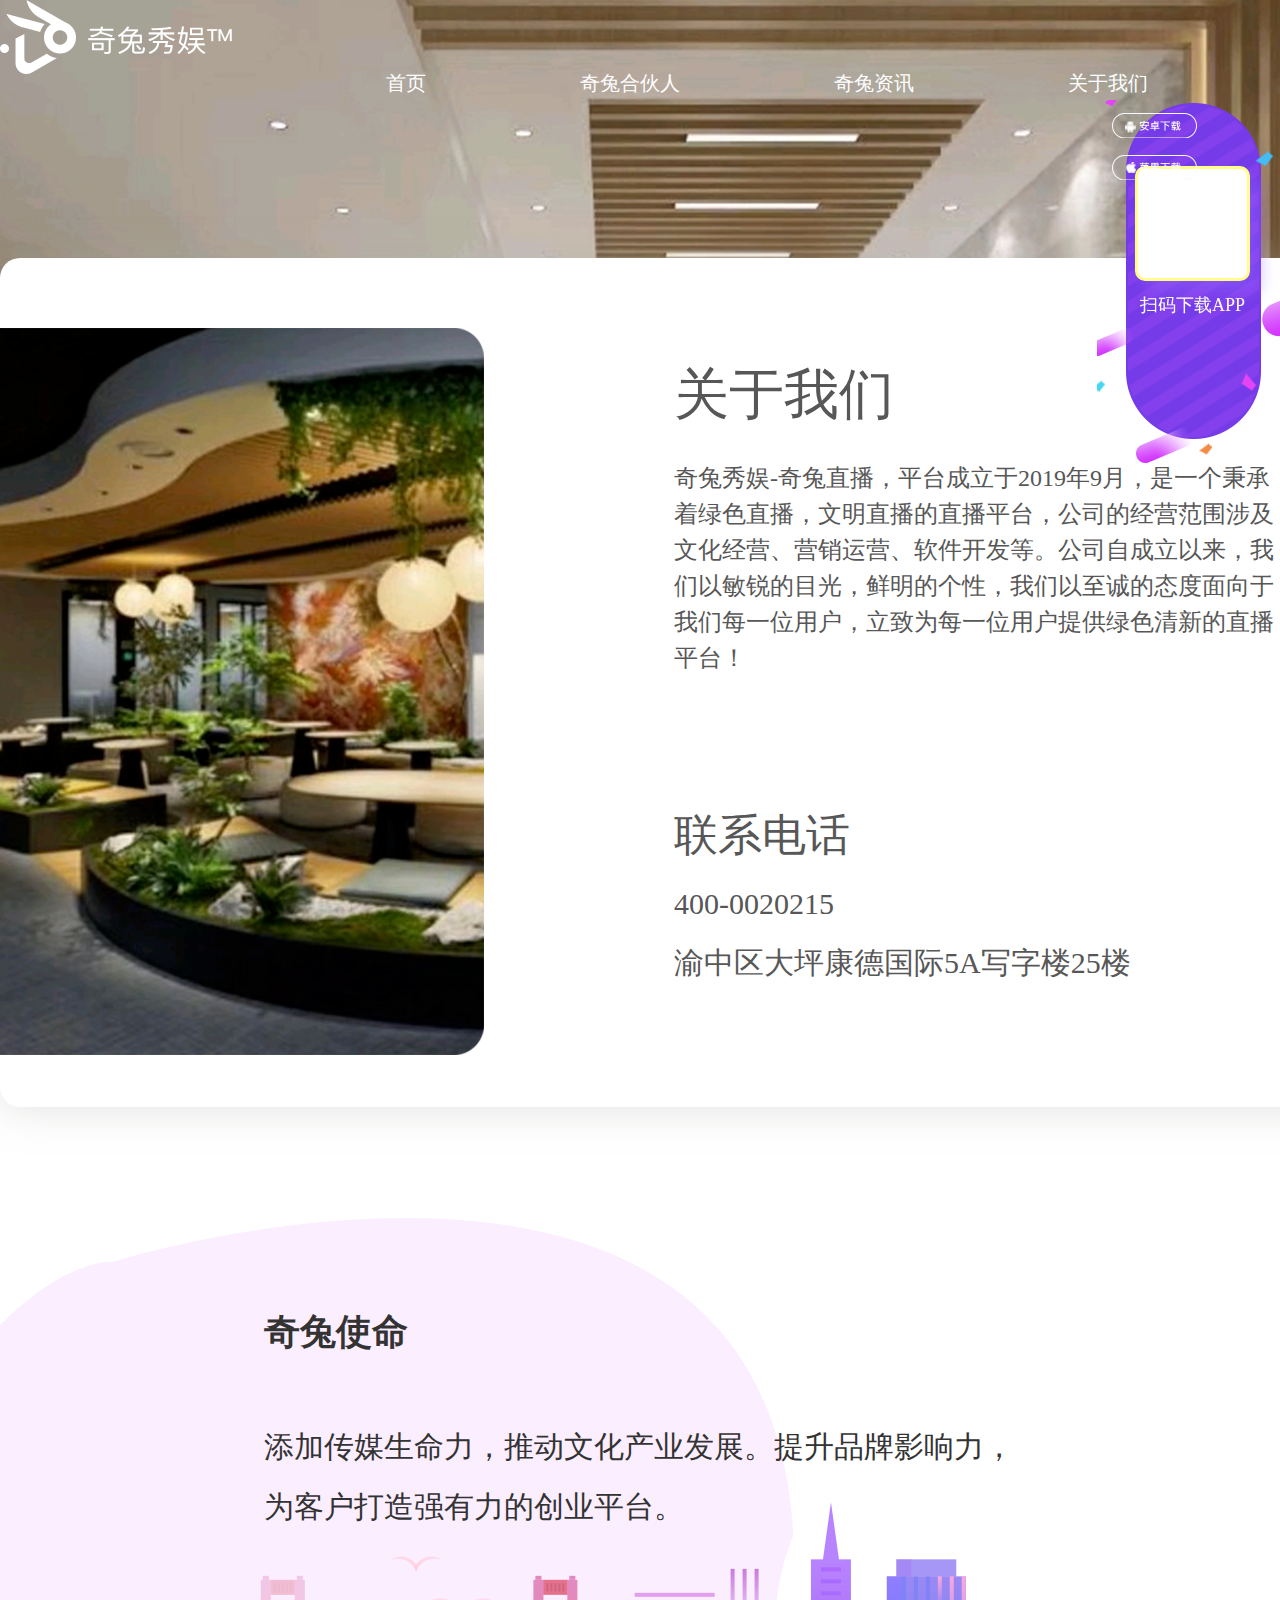
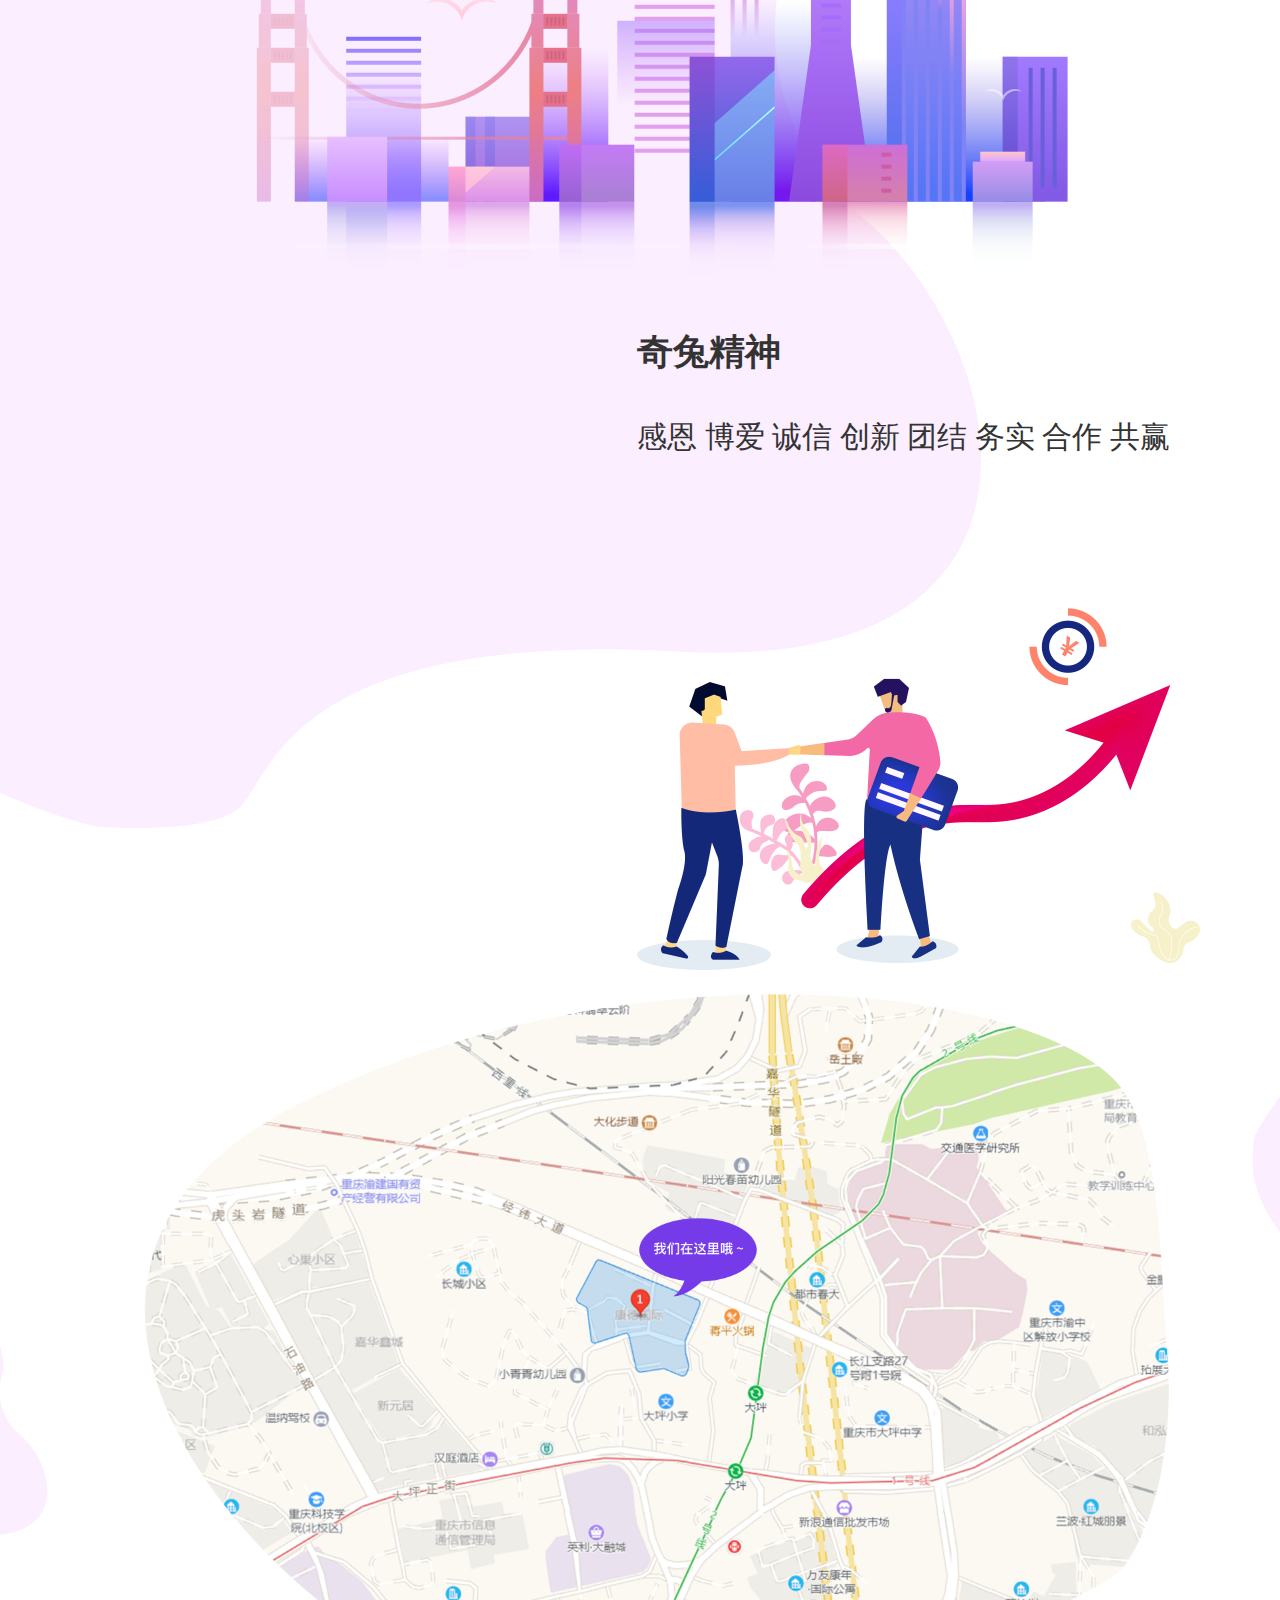
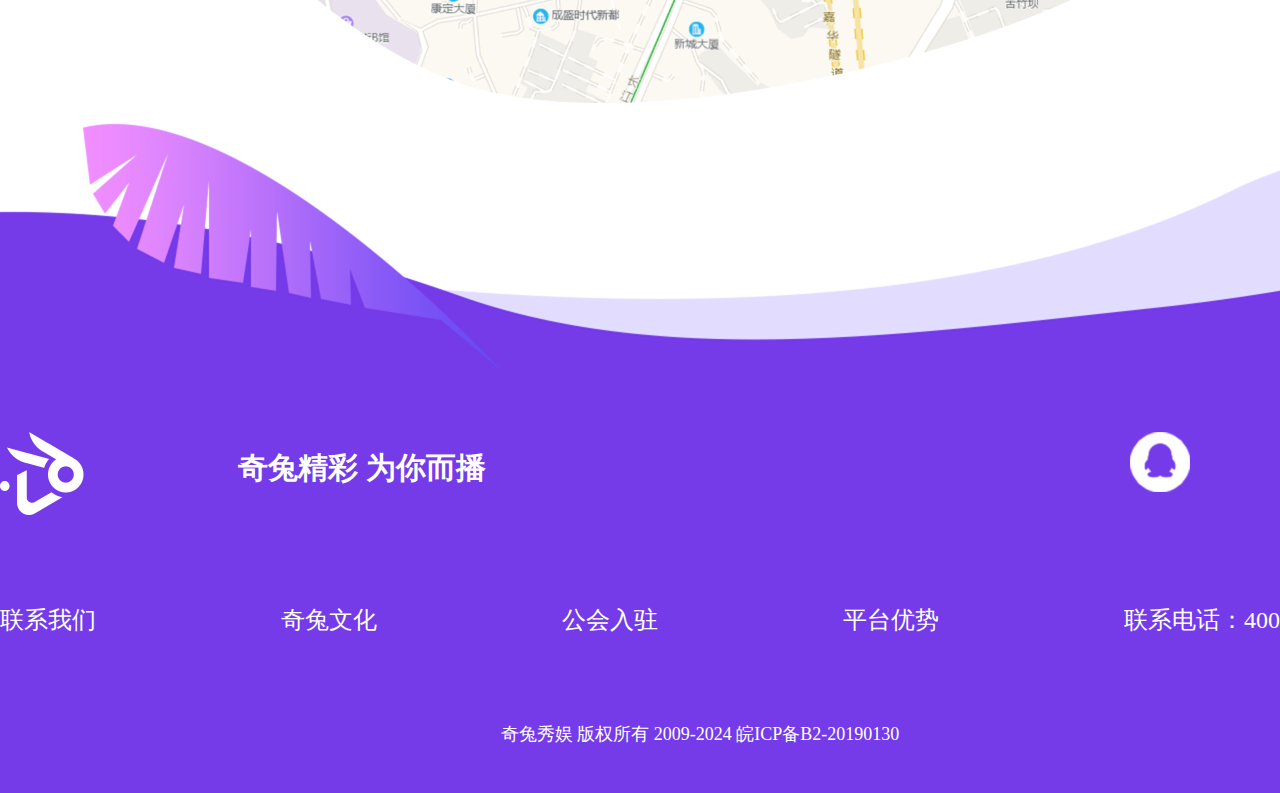
<file: about.html>
<!DOCTYPE html>
<html lang="en">

<head>
    <meta charset="UTF-8">
    <meta name="viewport" content="width=device-width, initial-scale=1.0">
    <meta http-equiv="X-UA-Compatible" content="ie=edge">
    <title>Document</title>
    <link href="./css/reset.css" rel="stylesheet">
    <link href="./css/public.css" rel="stylesheet">
    <link href="./css/about.css" rel="stylesheet">
</head>

<body>
    <header>
        <nav class="wrap">
            <a href="./index.html"><img src="./image/home/logo.png" alt="logo"></a>
            <a href="./index.html">首页</a>
            <a href="./advantage.html?tab=ad">奇兔合伙人</a>
            <a href="./nature.html">奇兔资讯</a>
            <a href="./about.html">关于我们</a>
            <a href="./advantage.html?tab=partner">工会入口</a>
        </nav>
    </header>
    <div class="float-side">
        <div class="code"></div>
        <p>扫码下载APP</p>
        <a href="https://fir.im/54ya"><img src="./image/home/an-download.png" alt="苹果下载"></a>
        <a href="https://fir.im/kn1s"><img src="./image/home/apple-download.png" alt="安卓下载"></a>
    </div>
    <div class="banner">
        <div class="main">
            <img src="./image/about/banner.png" alt="banner">
            <!-- <div class="img"></div> -->
            <article>
                <h2>关于我们</h2>
                <p>奇兔秀娱-奇兔直播，平台成立于2019年9月，是一个秉承着绿色直播，文明直播的直播平台，公司的经营范围涉及文化经营、营销运营、软件开发等。公司自成立以来，我们以敏锐的目光，鲜明的个性，我们以至诚的态度面向于我们每一位用户，立致为每一位用户提供绿色清新的直播平台！</p>
                <h3>联系电话</h3>
                <span>400-0020215</span>
                <span>渝中区大坪康德国际5A写字楼25楼</span>
            </article>
        </div>
    </div>
    <div class="center clearfix">
        <div class="left">
            <h4>奇兔使命</h4>
            <p>添加传媒生命力，推动文化产业发展。提升品牌影响力，
                为客户打造强有力的创业平台。</p>
        </div>
        <div class="right">
            <h4>奇兔精神</h4>
            <p>感恩 博爱 诚信 创新 团结 务实 合作 共赢</p>
            <img src="./image/about/img-2.png" alt="banner">
        </div>
    </div>
    <div class="map">
        <img src="./image/about/map.png" alt="地图">
    </div>
    <footer>
        <div class="wrap">
            <div class="row-1">
                <img src="./image/home/logo-b.png" alt="qq">
                <span>奇兔精彩 为你而播</span>
                <div class="code wechat">
                    <img src="./image/home/wechat.png" alt="微信">
                    <div class="show-box">
                        <img src="./image/home/service-wechat.jpg" alt="微信客服">
                    </div>
                </div>
                <div class="code qq">
                    <img src="./image/home/qq.png" alt="qq">
                    <div class="show-box">
                        <img src="./image/home/service-qq.jpg" alt="qq客服">
                    </div>
                </div>
            </div>
            <div class="row-2">
                <a href="./about.html">联系我们</a>
                <a href="./nature.html">奇兔文化</a>
                <a href="./advantage.html?tab=partner">公会入驻</a>
                <a href="./advantage.html?tab=ad">平台优势</a>
                <a href="">联系电话：400-0020215</a>
            </div>
            <div class="row-3">奇兔秀娱 版权所有 2009-2024 皖ICP备B2-20190130</div>
        </div>
    </footer>
</body>

</html>
</file>
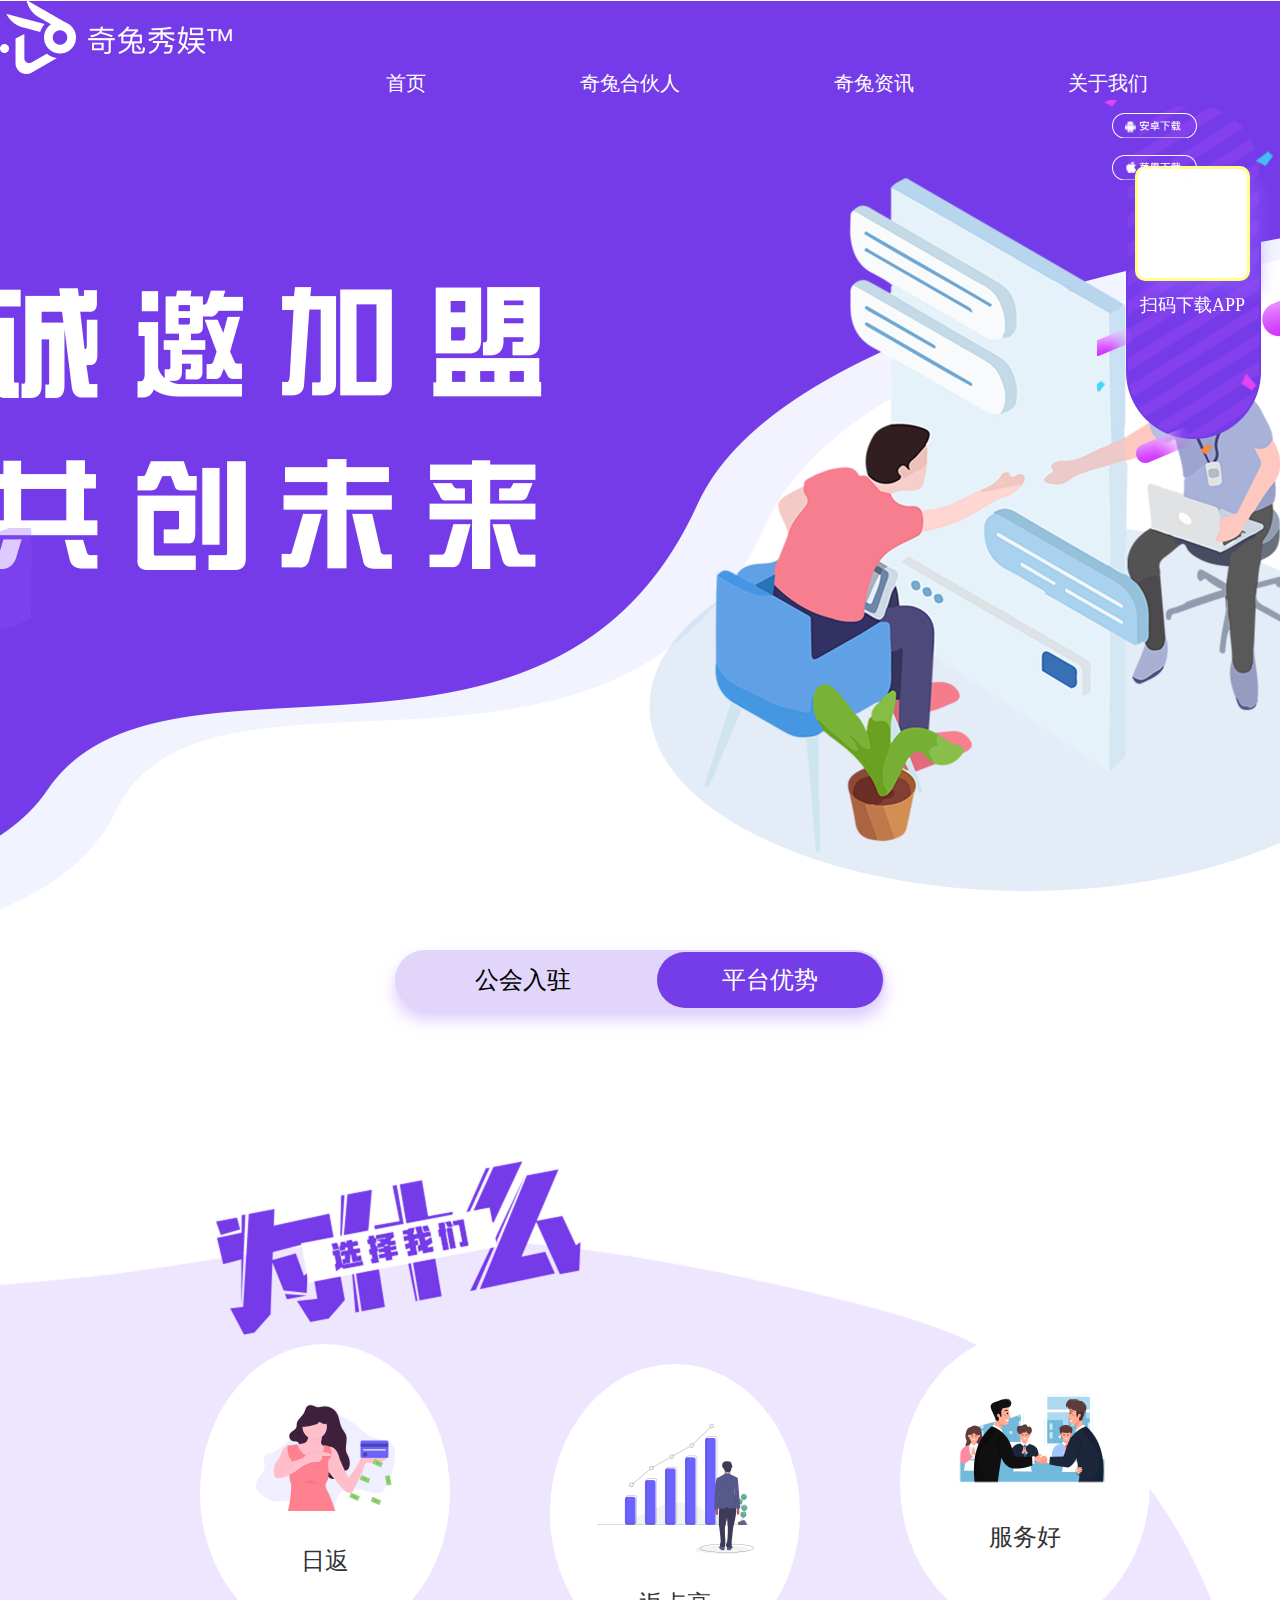
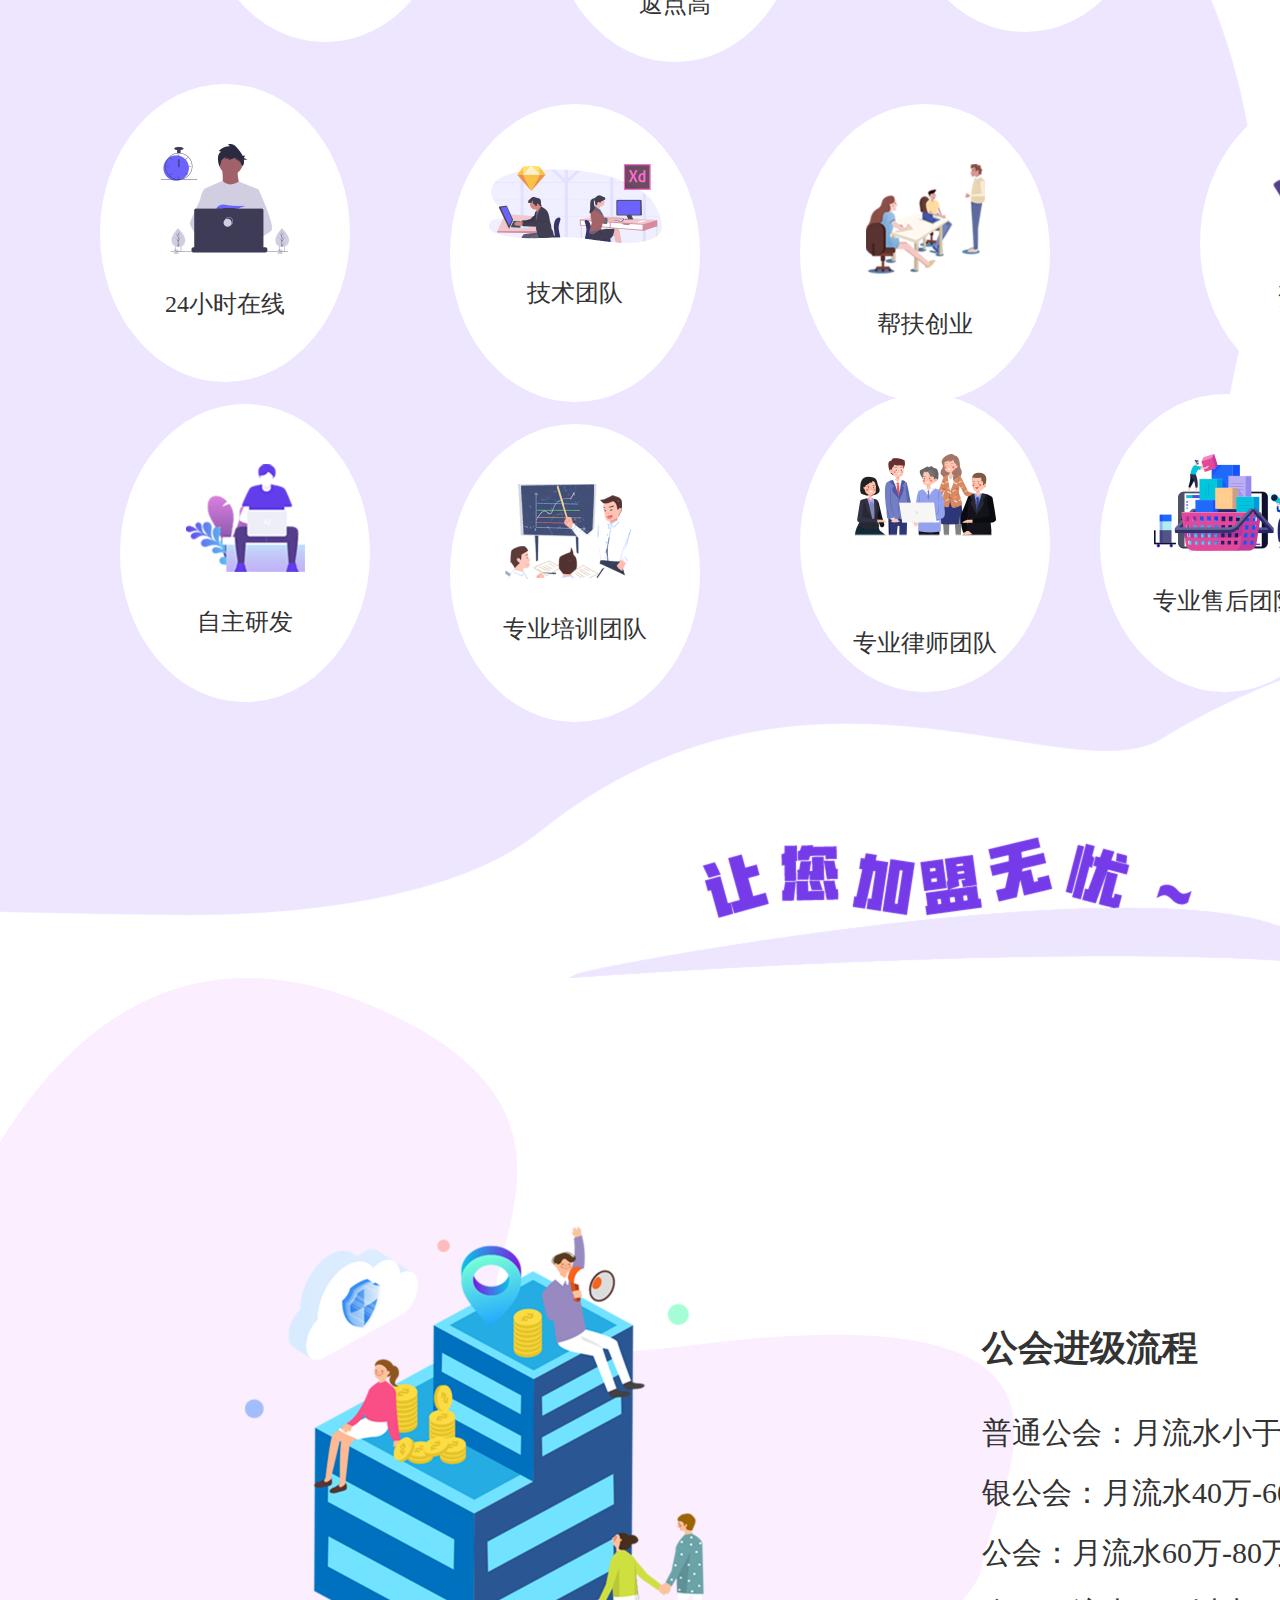
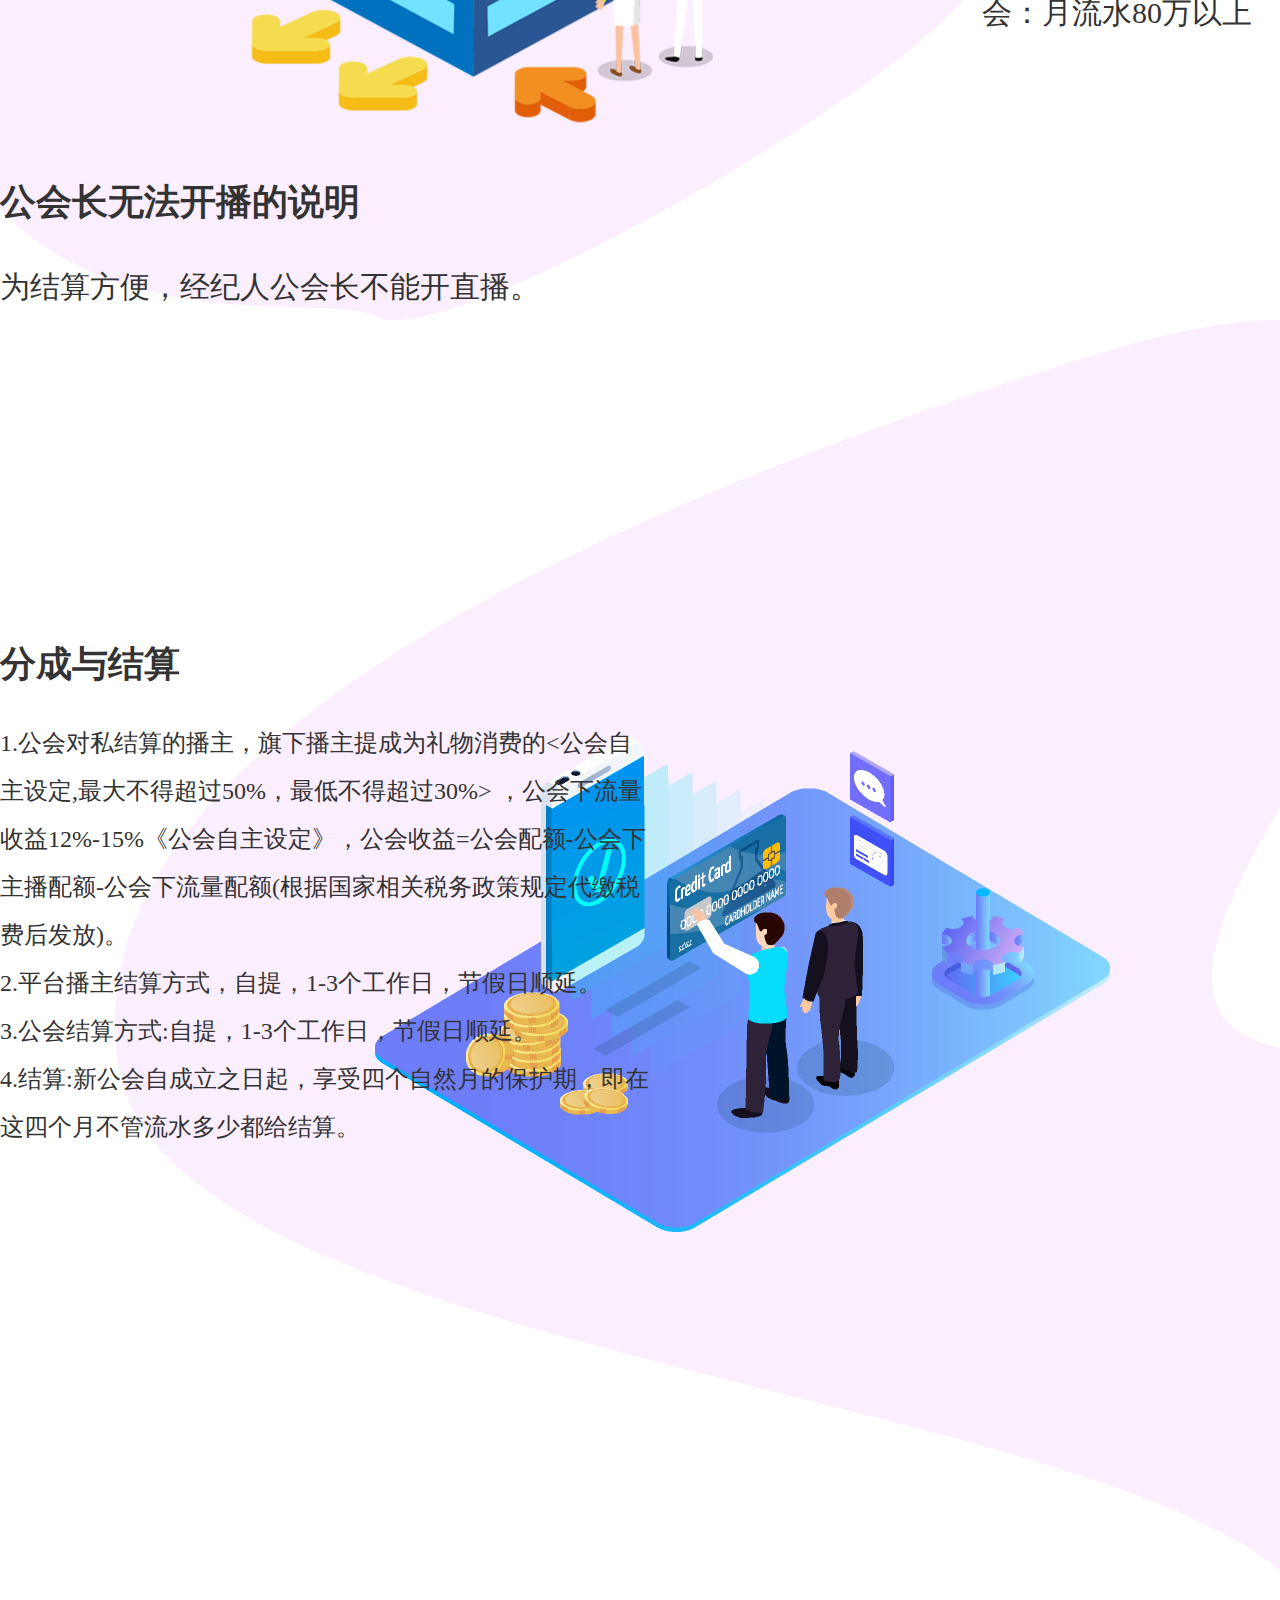
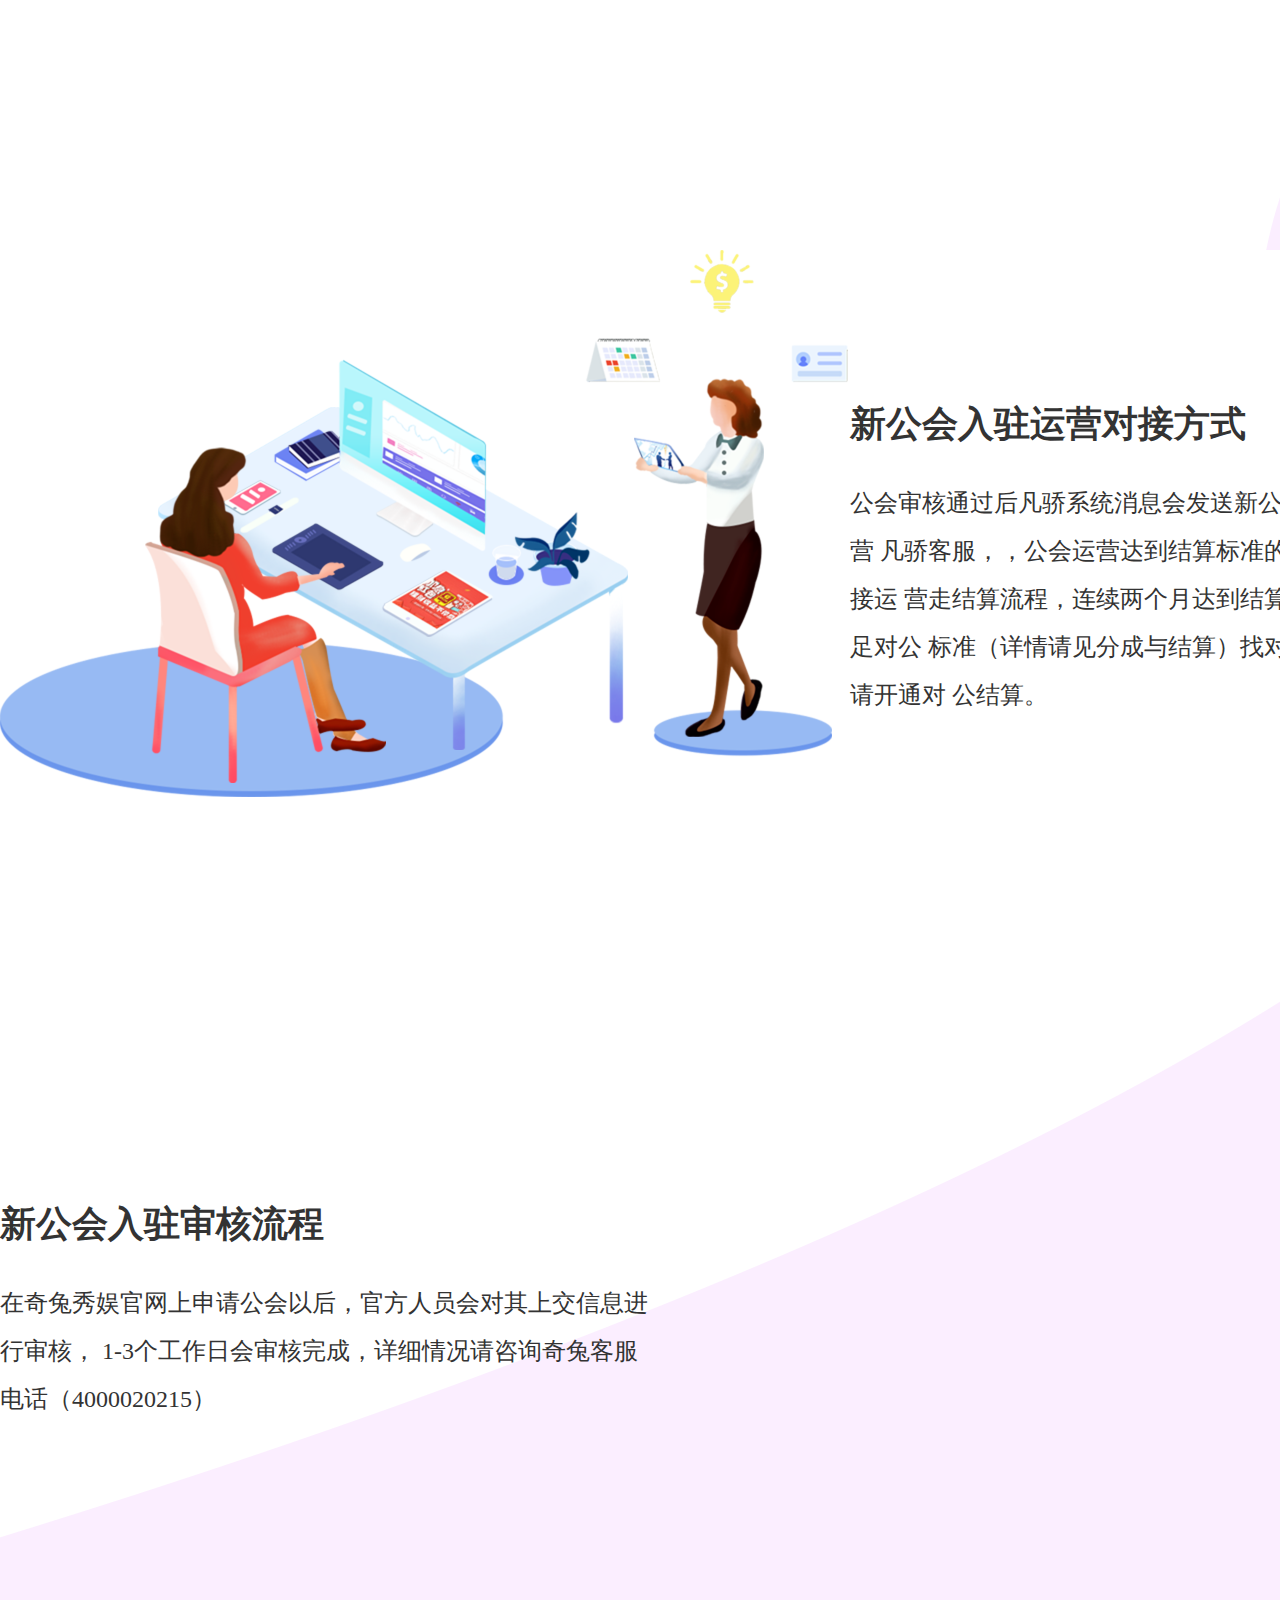
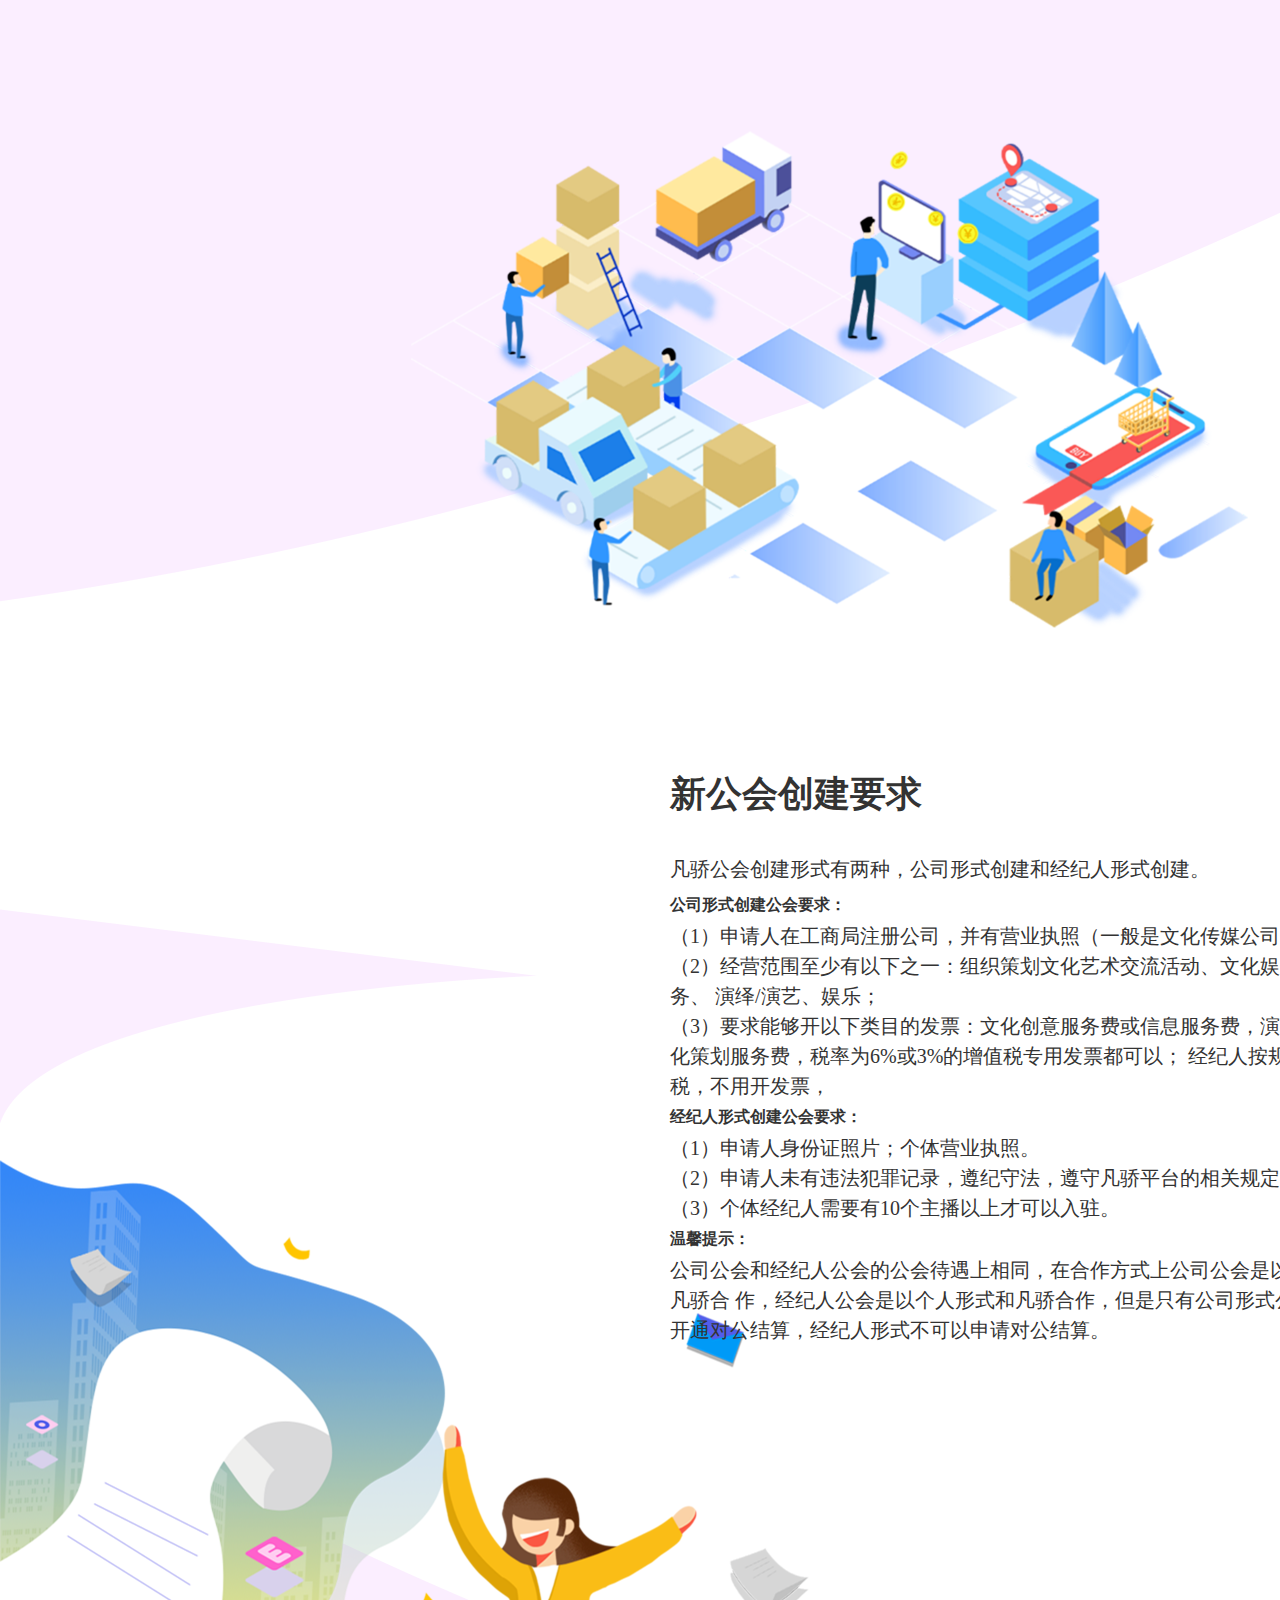
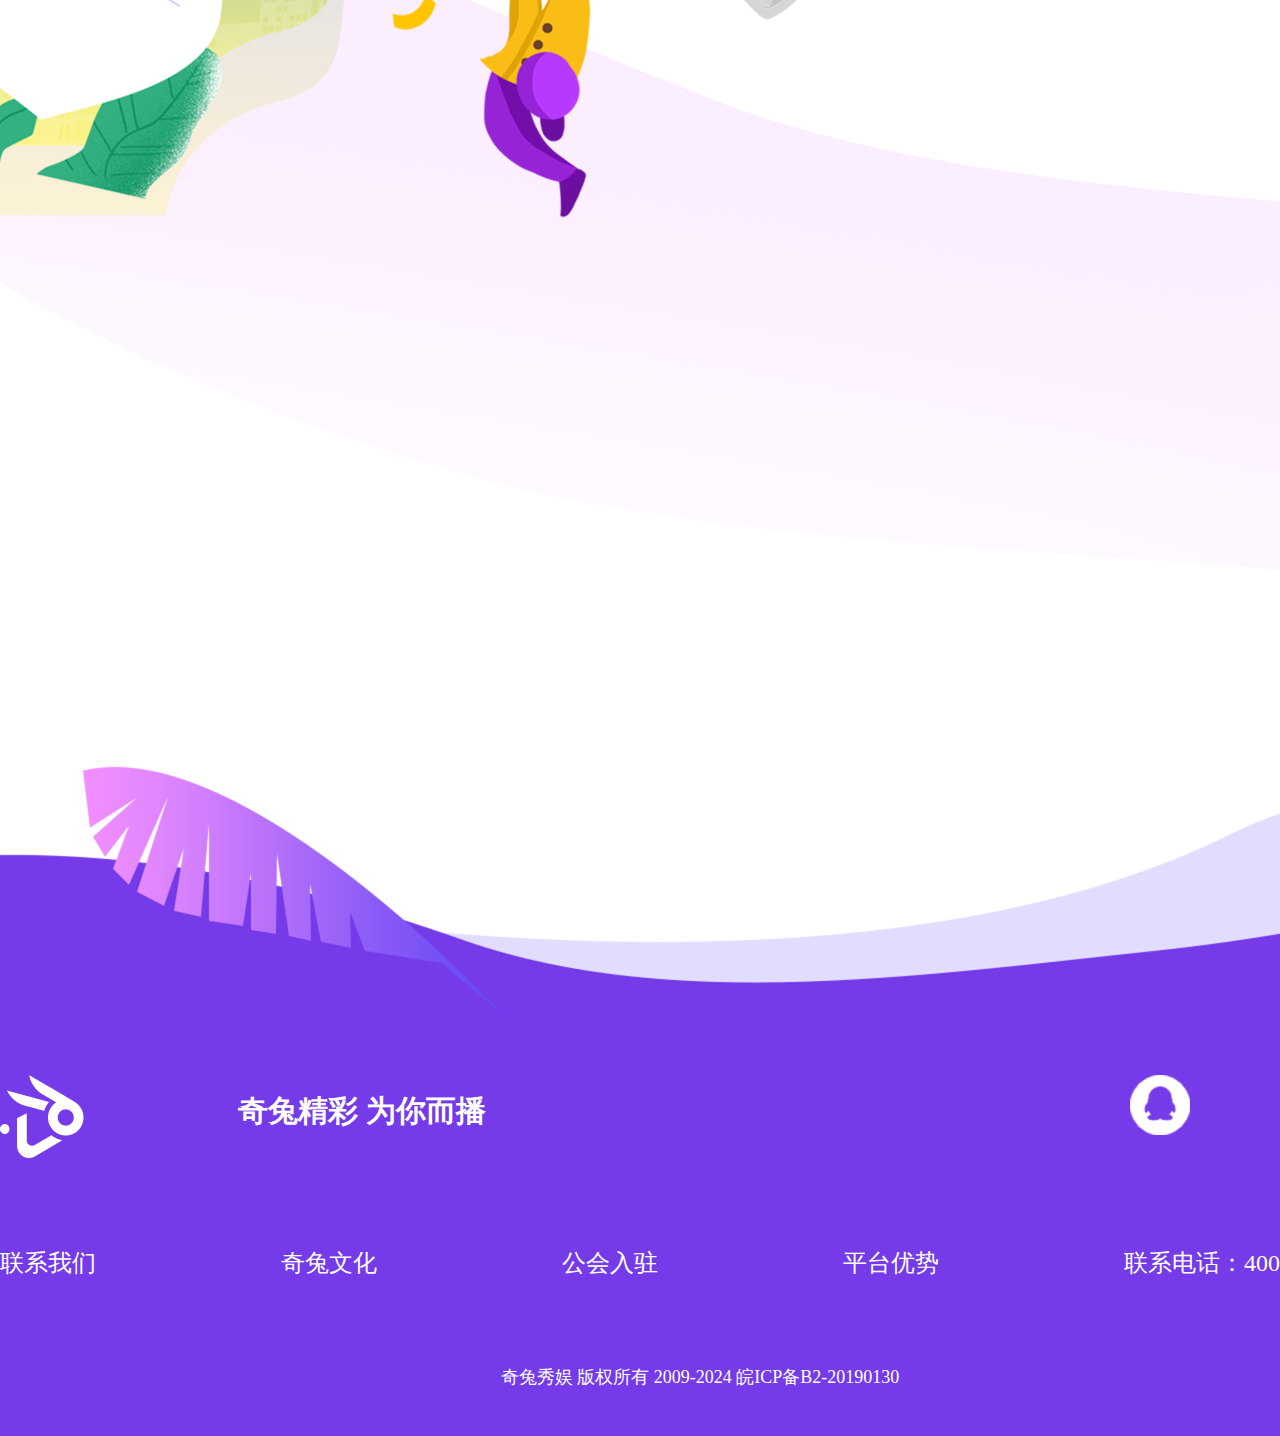
<file: advantage.html>
<!DOCTYPE html>
<html lang="en">

<head>
    <meta charset="UTF-8">
    <meta name="viewport" content="width=device-width, initial-scale=1.0">
    <meta http-equiv="X-UA-Compatible" content="ie=edge">
    <title>Document</title>
    <link href="./css/reset.css" rel="stylesheet">
    <link href="./css/public.css" rel="stylesheet">
    <link href="./css/advantage.css" rel="stylesheet">
</head>

<body>
    <header>
        <nav class="wrap">
            <a href="./index.html"><img src="./image/home/logo.png" alt="logo"></a>
            <a href="./index.html">首页</a>
            <a href="./advantage.html?tab=ad">奇兔合伙人</a>
            <a href="./nature.html">奇兔资讯</a>
            <a href="./about.html">关于我们</a>
            <a href="./advantage.html?tab=partner">工会入口</a>
        </nav>
    </header>
    <div class="float-side">
        <div class="code"></div>
        <p>扫码下载APP</p>
        <a href="https://fir.im/54ya"><img src="./image/home/an-download.png" alt="苹果下载"></a>
        <a href="https://fir.im/kn1s"><img src="./image/home/apple-download.png" alt="安卓下载"></a>
    </div>
    <div class="banner">
    </div>
    <div class="tab">
        <span id="partner">公会入驻</span>
        <span class="selected" id="advantage">平台优势</span>
    </div>
    <div class="ad">
        <div class="content">
            <div class="row-1">
                <div class="img-wrap">
                    <img src="./image/advantage/ad-1.png" alt="日返">
                    <p>日返</p>
                </div>
                <div class="img-wrap">
                    <img src="./image/advantage/ad-2.png" alt="返点高">
                    <p>返点高</p>
                </div>
                <div class="img-wrap">
                    <img src="./image/advantage/ad-3.png" alt="服务好">
                    <p>服务好</p>
                </div>
            </div>
            <div class="row-2">
                <div class="img-wrap">
                    <img src="./image/advantage/ad-4.png" alt="24小时在线">
                    <p>24小时在线</p>
                </div>
                <div class="img-wrap">
                    <img src="./image/advantage/ad-5.png" alt="技术团队">
                    <p>技术团队</p>
                </div>
                <div class="img-wrap">
                    <img src="./image/advantage/ad-6.png" alt="帮扶创业">
                    <p>帮扶创业</p>
                </div>
                <div class="img-wrap">
                    <img src="./image/advantage/ad-7.png" alt="资质齐全">
                    <p>资质齐全</p>
                </div>
            </div>
            <div class="row-3">
                <div class="img-wrap">
                    <img src="./image/advantage/ad-8.png" alt="自主研发">
                    <p>自主研发</p>
                </div>
                <div class="img-wrap">
                    <img src="./image/advantage/ad-9.png" alt="专业培训团队">
                    <p>专业培训团队</p>
                </div>
                <div class="img-wrap">
                    <img src="./image/advantage/ad-10.png" alt="专业律师团队">
                    <p>专业律师团队</p>
                </div>
                <div class="img-wrap">
                    <img src="./image/advantage/ad-11.png" alt="专业售后团队">
                    <p>专业售后团队</p>
                </div>
            </div>
        </div>
    </div>
    <div class="partner">
        <div class="row-1">
            <div class="wrap">
                <div class="left w540 mt800">
                    <h4>公会长无法开播的说明</h4>
                    <p class="lh1">为结算方便，经纪人公会长不能开直播。</p>
                </div>
                <div class="right w418 mt346">
                    <h4>公会进级流程</h4>
                    <p>普通公会：月流水小于40万
                        白银公会：月流水40万-60万
                        黄金公会：月流水60万-80万
                        钻石公会：月流水80万以上</p>
                </div>
            </div>
        </div>
        <div class="row-2">
            <div class="wrap">
                <div class="left w650 mt320">
                    <h4>分成与结算</h4>
                    <p>
                        1.公会对私结算的播主，旗下播主提成为礼物消费的<公会自主设定,最大不得超过50%，最低不得超过30%>
                            ，公会下流量收益12%-15%《公会自主设定》，公会收益=公会配额-公会下主播配额-公会下流量配额(根据国家相关税务政策规定代缴税费后发放)。
                    </p>
                    <p>
                        2.平台播主结算方式，自提，1-3个工作日，节假日顺延。
                    </p>
                    <p>3.公会结算方式:自提，1-3个工作日，节假日顺延。</p>
                    <p>4.结算:新公会自成立之日起，享受四个自然月的保护期，即在这四个月不管流水多少都给结算。</p>
                </div>
            </div>
        </div>
        <div class="row-3">
            <div class="wrap">
                <div class="right w550 mt150">
                    <h4>新公会入驻运营对接方式</h4>
                    <p>公会审核通过后凡骄系统消息会发送新公会对接运营
                        凡骄客服，，公会运营达到结算标准的时候找对接运
                        营走结算流程，连续两个月达到结算标准且满足对公
                        标准（详情请见分成与结算）找对接运营申请开通对
                        公结算。</p>
                </div>
            </div>
        </div>
        <div class="row-4">
            <div class="wrap">
                <div class="left w650 mt350">
                    <h4>新公会入驻审核流程</h4>
                    <p>在奇兔秀娱官网上申请公会以后，官方人员会对其上交信息进行审核，
                        1-3个工作日会审核完成，详细情况请咨询奇兔客服电话（4000020215）</p>
                </div>
            </div>
        </div>
        <div class="row-5">
            <div class="wrap">
                <div class="right w730 mt120">
                    <h4>新公会创建要求</h4>
                    <p>
                        凡骄公会创建形式有两种，公司形式创建和经纪人形式创建。
                    </p>
                    <dl>
                        <dt>
                            公司形式创建公会要求：
                        </dt>
                        <dd>（1）申请人在工商局注册公司，并有营业执照（一般是文化传媒公司）；</dd>
                        <dd>（2）经营范围至少有以下之一：组织策划文化艺术交流活动、文化娱乐经纪人服务、
                            演绎/演艺、娱乐；</dd>
                        <dd>（3）要求能够开以下类目的发票：文化创意服务费或信息服务费，演艺服务费，文
                            化策划服务费，税率为6%或3%的增值税专用发票都可以； 经纪人按规定缴纳劳务税，不用开发票，</dd>
                    </dl>
                    <dl>
                        <dt>
                            经纪人形式创建公会要求：
                        </dt>
                        <dd>（1）申请人身份证照片；个体营业执照。</dd>
                        <dd>（2）申请人未有违法犯罪记录，遵纪守法，遵守凡骄平台的相关规定。</dd>
                        <dd>（3）个体经纪人需要有10个主播以上才可以入驻。</dd>
                    </dl>
                    <dl>
                        <dt>
                            温馨提示：
                        </dt>
                        <dd>
                            公司公会和经纪人公会的公会待遇上相同，在合作方式上公司公会是以公司形式和凡骄合
                            作，经纪人公会是以个人形式和凡骄合作，但是只有公司形式公会能够申请开通对公结算，经纪人形式不可以申请对公结算。
                        </dd>
                    </dl>
                </div>
            </div>
        </div>
    </div>
    <footer>
        <div class="wrap">
            <div class="row-1">
                <img src="./image/home/logo-b.png" alt="qq">
                <span>奇兔精彩 为你而播</span>
                <div class="code wechat">
                    <img src="./image/home/wechat.png" alt="微信">
                    <div class="show-box">
                        <img src="./image/home/service-wechat.jpg" alt="微信客服">
                    </div>
                </div>
                <div class="code qq">
                    <img src="./image/home/qq.png" alt="qq">
                    <div class="show-box">
                        <img src="./image/home/service-qq.jpg" alt="qq客服">
                    </div>
                </div>
            </div>
            <div class="row-2">
                <a href="./about.html">联系我们</a>
                <a href="./nature.html">奇兔文化</a>
                <a href="./advantage.html?tab=partner">公会入驻</a>
                <a href="./advantage.html?tab=ad">平台优势</a>
                <a href="">联系电话：400-0020215</a>
            </div>
            <div class="row-3">奇兔秀娱 版权所有 2009-2024 皖ICP备B2-20190130</div>
        </div>
    </footer>

    <script src="./js/jquery-3.4.1.min.js"></script>

    <script type="text/javascript">
        $(function(){
            if(window.location.href.split('=')[1] == 'ab') {
                ad()
            } else if(window.location.href.split('=')[1] == 'partner') {
                partner()
            }
            $('#partner').click(function() {
                partner()
            })
            
            $('#advantage').click(function() {
                ad()
            })
            function ad() {
                $('#advantage').parent().children().removeClass('selected')
                $('#advantage').addClass("selected")
                $('.ad').css('display','block')
                $('.partner').css('display','none')
            }
            function partner() {
                $('#partner').parent().children().removeClass('selected')
                $('#partner').addClass("selected")
                $('.ad').css('display','none')
                $('.partner').css('display','block')
            }
        });
    </script>
</body>

</html>
</file>
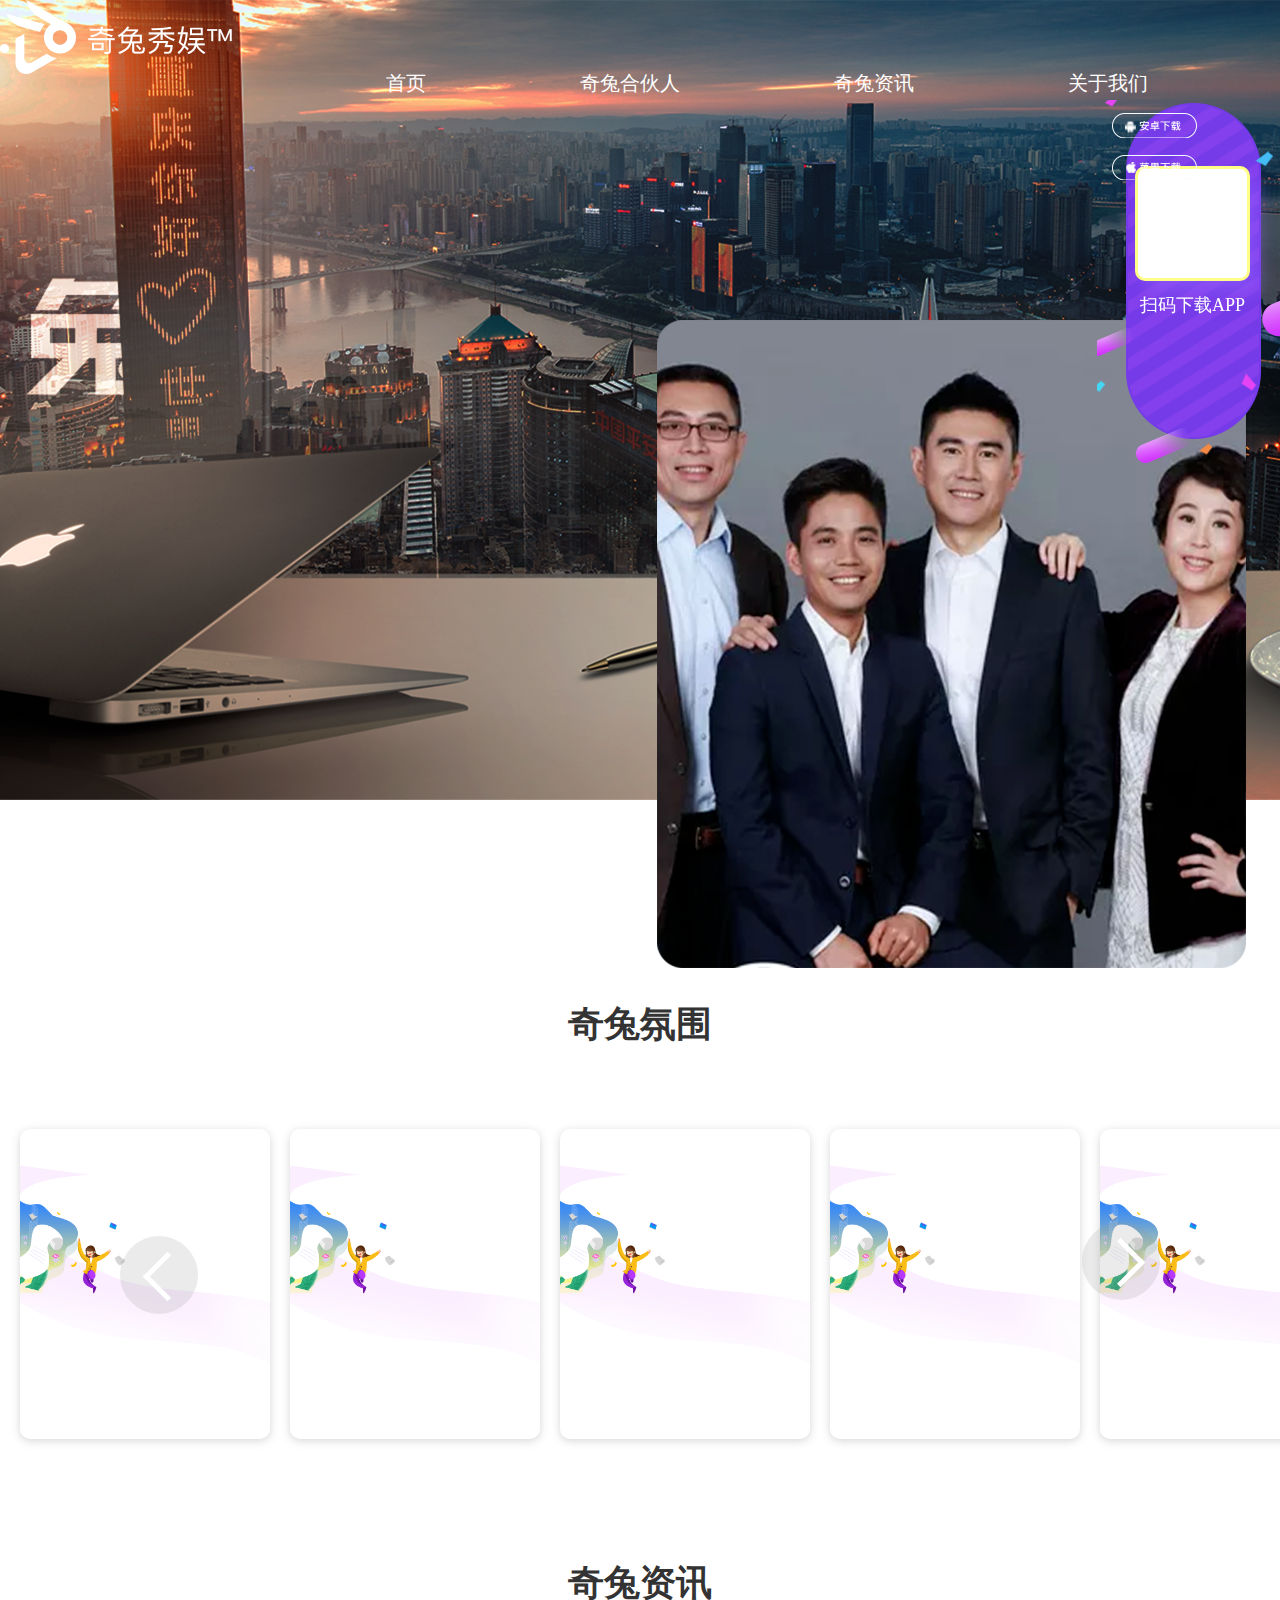
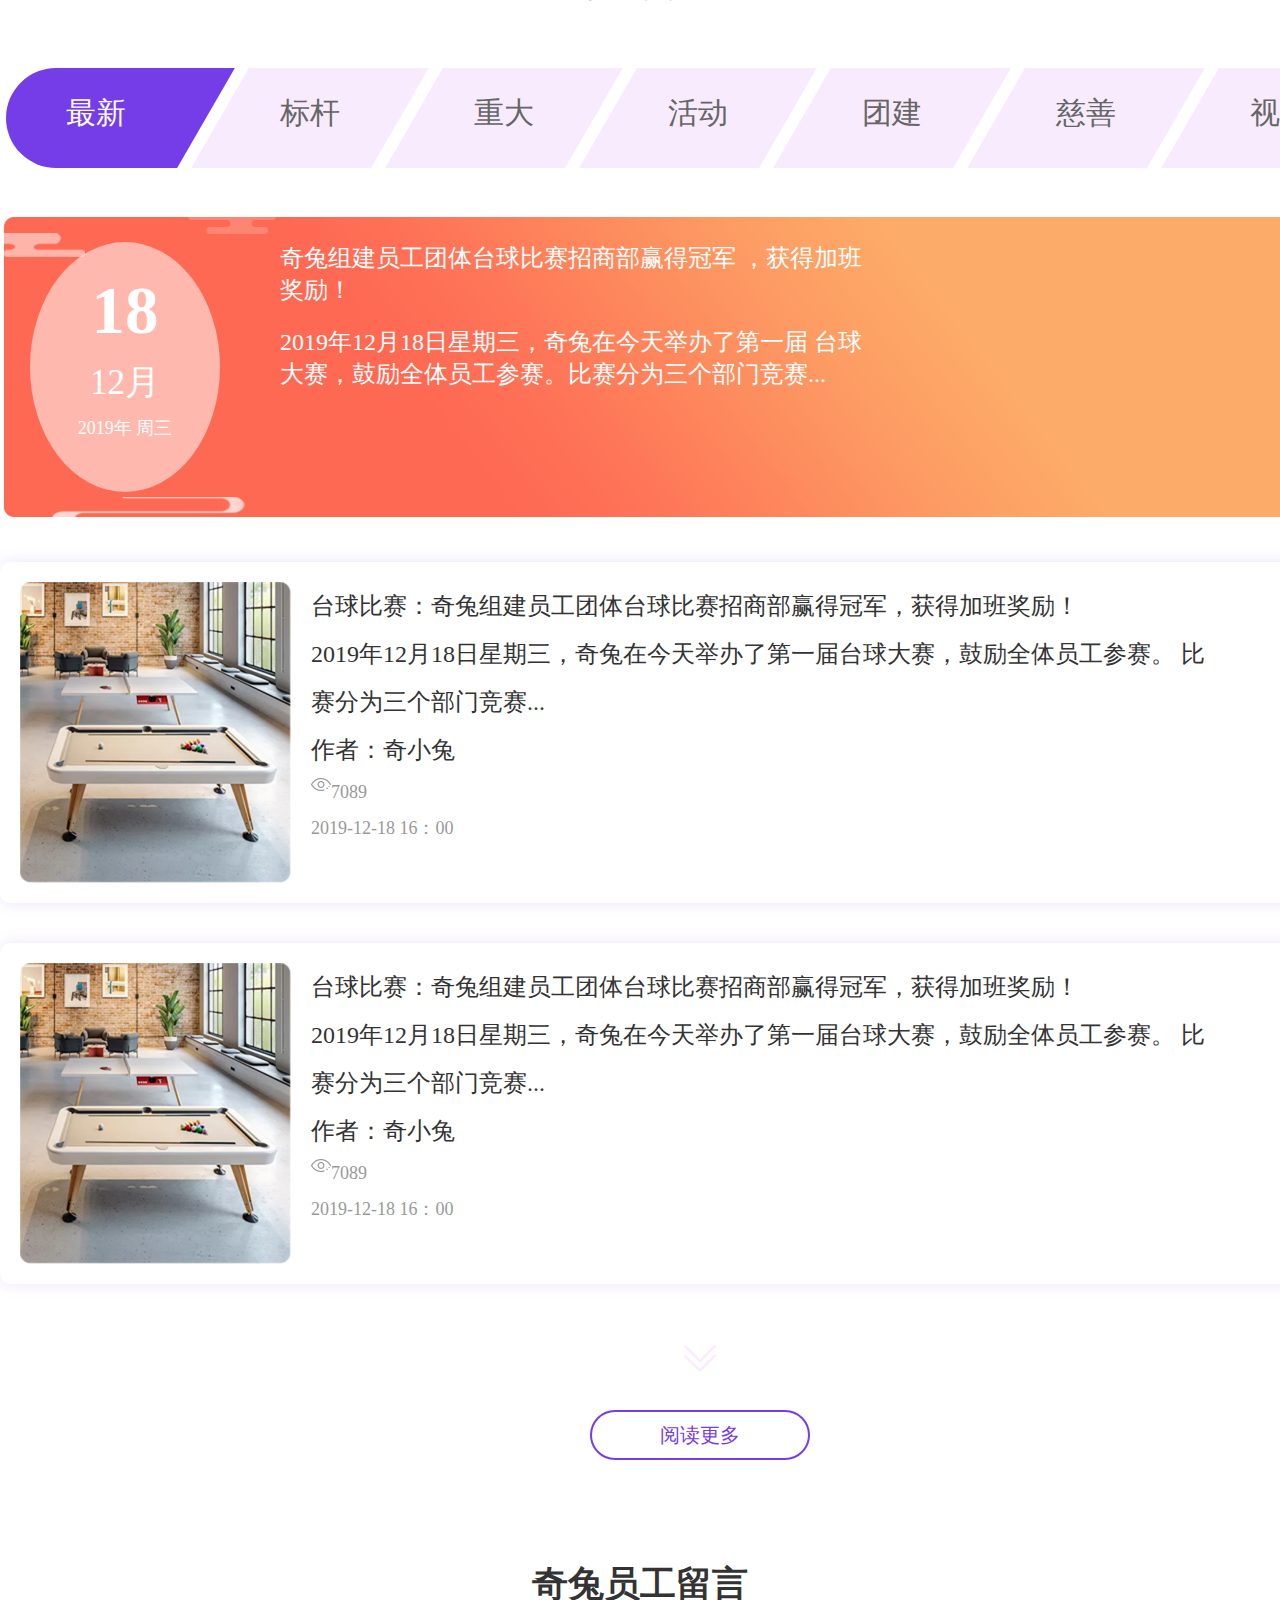
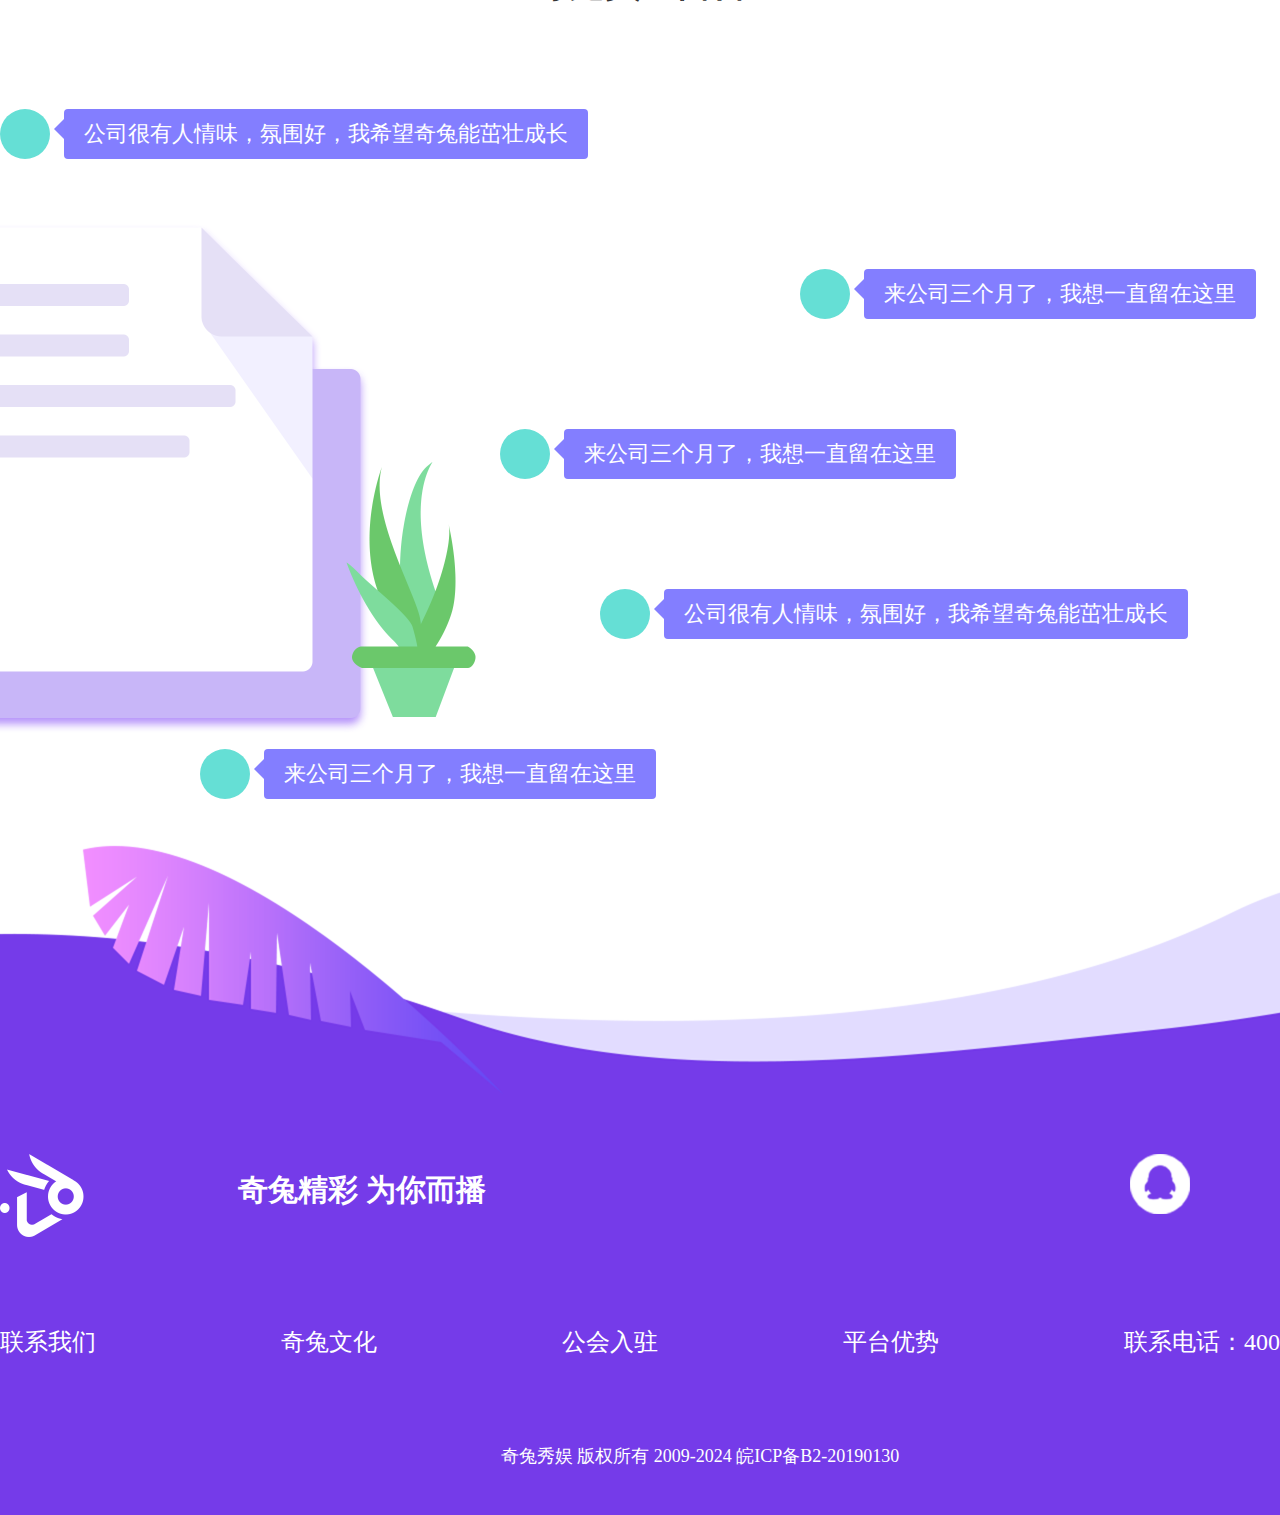
<file: nature.html>
<!DOCTYPE html>
<html lang="en">

<head>
    <meta charset="UTF-8">
    <meta name="viewport" content="width=device-width, initial-scale=1.0">
    <meta http-equiv="X-UA-Compatible" content="ie=edge">
    <title>Document</title>
    <link href="./css/reset.css" rel="stylesheet">
    <link href="./css/public.css" rel="stylesheet">
    <link href="./css/nature.css" rel="stylesheet">
</head>

<body>
    <header>
        <nav class="wrap">
            <a href="./index.html"><img src="./image/home/logo.png" alt="logo"></a>
            <a href="./index.html">首页</a>
            <a href="./advantage.html?tab=ad">奇兔合伙人</a>
            <a href="./nature.html">奇兔资讯</a>
            <a href="./about.html">关于我们</a>
            <a href="./advantage.html?tab=partner">工会入口</a>
        </nav>
    </header>
    <div class="float-side">
        <div class="code"></div>
        <p>扫码下载APP</p>
        <a href="https://fir.im/54ya"><img src="./image/home/an-download.png" alt="苹果下载"></a>
        <a href="https://fir.im/kn1s"><img src="./image/home/apple-download.png" alt="安卓下载"></a>
    </div>
    <div class="natrue">
        <div class="na-back">
            <img src="./image/nature/news-banner.png" alt="nature" />
        </div>
        <div class="na-carousel">
            <h3>奇兔氛围</h3>
            <div class="auth-carousel">
                <div class="carousel-box" onclick="authBox('left', 0)">
                </div>
                <div class="carousel-content">
                    <div id="auth" class="auth-box" style="width:1970px">
                        <div class="demo-carousel">
                            <img src="./image/partner/partner-row-5.png">
                        </div>
                        <div class="demo-carousel">
                            <img src="./image/partner/partner-row-5.png">
                        </div>
                        <div class="demo-carousel">
                            <img src="./image/partner/partner-row-5.png">
                        </div>
                        <div class="demo-carousel">
                            <img src="./image/partner/partner-row-5.png">
                        </div>
                        <div class="demo-carousel">
                            <img src="./image/partner/partner-row-5.png">
                        </div>
                        <div class="demo-carousel">
                            <img src="./image/partner/partner-row-5.png">
                        </div>
                    </div>
                </div>
                <div class="carousel-box2" onclick="authBox('right', 0)">
                </div>
            </div>
        </div>
        <div class="news">
            <h3>奇兔资讯</h3>
            <div class="tab wrap">
                <ul id="tab-tilte" class="tab-tilte">
                    <li class="active item-1"><span>最新</span></li>
                    <li class="item"><span>标杆</span></li>
                    <li class="item"><span>重大</span></li>
                    <li class="item"><span>活动</span></li>
                    <li class="item"><span>团建</span></li>
                    <li class="item"><span>慈善</span></li>
                    <li class="item-last"><span>视频</span></li>
                </ul>
                <div class="tab-content" id="tab-content">
                    <div class="cur pane">
                        <div class="display">
                            <div class="left">
                                <div>
                                    <p>18</p>
                                    <p>12月</p>
                                    <p>2019年 周三</p>
                                </div>
                            </div>
                            <div class="right">
                                <p>
                                    奇兔组建员工团体台球比赛招商部赢得冠军
                                    ，获得加班奖励！
                                </p>
                                <p>
                                    2019年12月18日星期三，奇兔在今天举办了第一届
                                    台球大赛，鼓励全体员工参赛。比赛分为三个部门竞赛...
                                </p>
                            </div>
                        </div>
                        <ul>
                            <li class="clearfix">
                                <img src="./image/nature/news-1.png" alt="图片">
                                <div class="right">
                                    <div class="title">台球比赛：奇兔组建员工团体台球比赛招商部赢得冠军，获得加班奖励！</div>
                                    <div class="desc">2019年12月18日星期三，奇兔在今天举办了第一届台球大赛，鼓励全体员工参赛。
                                        比赛分为三个部门竞赛...</div>
                                    <div class="author">作者：奇小兔</div>
                                    <div class="l"><img src="./image/nature/eye-icon.png" alt="eye"><span>7089</span>
                                    </div>
                                    <div class="l">2019-12-18 16：00</div>
                                </div>
                            </li>
                            <li class="clearfix">
                                <img src="./image/nature/news-1.png" alt="图片">
                                <div class="right">
                                    <div class="title">台球比赛：奇兔组建员工团体台球比赛招商部赢得冠军，获得加班奖励！</div>
                                    <div class="desc">2019年12月18日星期三，奇兔在今天举办了第一届台球大赛，鼓励全体员工参赛。
                                        比赛分为三个部门竞赛...</div>
                                    <div class="author">作者：奇小兔</div>
                                    <div class="l"><img src="./image/nature/eye-icon.png" alt="eye"><span>7089</span>
                                    </div>
                                    <div class="l">2019-12-18 16：00</div>
                                </div>
                            </li>
                        </ul>
                        <div class="more">
                            <img src="./image/nature/down-icon.png" alt="down">
                            <button>阅读更多</button>
                        </div>
                    </div>
                    <div class="pane">内容二</div>
                    <div class="pane">内容三</div>
                    <div class="pane">内容四</div>
                    <div class="pane">内容5</div>
                    <div class="pane">内容6</div>
                    <div class="pane">内容7</div>
                </div>
            </div>
        </div>
        <div class="comments">
            <h3>奇兔员工留言</h3>
            <div class="main">
                <div class="wrap">
                    <div class="message">
                        <span></span>
                        <div>公司很有人情味，氛围好，我希望奇兔能茁壮成长</div>
                    </div>
                    <div class="message">
                        <span></span>
                        <div>来公司三个月了，我想一直留在这里</div>
                    </div>
                    <div class="message">
                        <span></span>
                        <div>来公司三个月了，我想一直留在这里</div>
                    </div>
                    <div class="message">
                        <span></span>
                        <div>公司很有人情味，氛围好，我希望奇兔能茁壮成长</div>
                    </div>
                    <div class="message">
                        <span></span>
                        <div>来公司三个月了，我想一直留在这里</div>
                    </div>
                </div>
            </div>
        </div>
    </div>
    <footer>
        <div class="wrap">
            <div class="row-1">
                <img src="./image/home/logo-b.png" alt="qq">
                <span>奇兔精彩 为你而播</span>
                <div class="code wechat">
                    <img src="./image/home/wechat.png" alt="微信">
                    <div class="show-box">
                        <img src="./image/home/service-wechat.jpg" alt="微信客服">
                    </div>
                </div>
                <div class="code qq">
                    <img src="./image/home/qq.png" alt="qq">
                    <div class="show-box">
                        <img src="./image/home/service-qq.jpg" alt="qq客服">
                    </div>
                </div>
            </div>
            <div class="row-2">
                <a href="./about.html">联系我们</a>
                <a href="./nature.html">奇兔文化</a>
                <a href="./advantage.html?tab=partner">公会入驻</a>
                <a href="./advantage.html?tab=ad">平台优势</a>
                <a href="">联系电话：400-0020215</a>
            </div>
            <div class="row-3">奇兔秀娱 版权所有 2009-2024 皖ICP备B2-20190130</div>
        </div>
    </footer>
</body>
<script type="text/javascript">
    function authBox(direction, index) {
            let width = document.getElementsByClassName('auth-carousel')[0].clientWidth;
            let countWidth = document.getElementsByClassName('carousel-content')[0].clientWidth;
            let dom = document.getElementById('auth')
            if (direction === 'left') {
                if (countWidth > width) {
                    countWidth = 0;
                } else {
                    countWidth -= countWidth;
                }
            } else {
                if (countWidth > width) {
                    countWidth = 0;
                } else {
                    countWidth = 1367;
                }
            }
            dom.style.marginLeft = '-' + countWidth + 'px';
        }
</script>
<script src="./js/jquery-3.4.1.min.js"></script>
<script type="text/javascript">
    $(document).ready(function () {
        $('#tab-tilte li').click(function () {
            var cur = $(this).index(); //获取当前点击tab标题的索引值
            tabFun(cur);//调用方法
        });
    });
    function tabFun(cur) {
        $('#tab-tilte li').eq(cur).addClass('active').siblings().removeClass('active');
        $('#tab-content .pane').eq(cur).addClass('cur').siblings().removeClass('cur');
    }
</script>
</html>
<style>
.auth-box {
    transition: all ease-in-out 0.3s;
}
 .auth-carousel{
  position: relative;
}
 .auth-carousel .carousel-box {
  width: 78px;
  height: 78px;
  background-color: rgba(153, 153, 153, 0.2);
  border-radius: 50%;
  position: absolute;
  cursor: pointer;
  display: inline-block;
  left: 120px;
  top: 127px;
  z-index: 3;
  transition: all ease-in-out 0.2s;
}

 .auth-carousel .carousel-box:hover {
  background-color: rgb(90, 90, 90);
}

 .auth-carousel .carousel-box::before {
  content: "";
  border-right: 5px solid #fff;
  border-bottom: 5px solid #fff;
  position: absolute;
  top: 30%;
  left: 39%;
  width: 30px;
  height: 30px;
  transform: rotate(135deg);
  -o-transform: rotate(135deg);
  -webkit-transform: rotate(135deg);
  -moz-transform: rotate(135deg);
  -ms-transform: rotate(135deg);
}

 .auth-carousel .carousel-box2 {
  width: 78px;
  height: 78px;
  background-color: rgba(153, 153, 153, 0.2);
  border-radius: 50%;
  position: absolute;
  cursor: pointer;
  display: inline-block;
  right: 120px;
  top: 113px;
  z-index: 3;
  transition: all ease-in-out 0.2s;
}

 .auth-carousel .carousel-box2:hover {
  background-color: rgb(90, 90, 90);
}

 .auth-carousel .carousel-box2::before {
  content: "";
  border-right: 5px solid #fff;
  border-bottom: 5px solid #fff;
  position: absolute;
  top: 30%;
  left: 27%;
  width: 30px;
  height: 30px;
  transform: rotate(-45deg);
  -o-transform: rotate(-45deg);
  -webkit-transform: rotate(-45deg);
  -moz-transform: rotate(-45deg);
  -ms-transform: rotate(-45deg);
}
 .auth-carousel .carousel-content:hover .auth .auth-carousel .carousel-box2{
  background-color: rgb(90, 90, 90);
}
 .auth-carousel .carousel-content {
  max-width: 1367px;
  overflow: hidden;
  padding: 20px;
  margin: 0 auto;
}

 .auth-carousel .demo-carousel {
  background-color: #fff;
  box-shadow: 0px 2px 8px 0px rgba(95, 95, 95, 0.25);
  width: 250px;
  height: 310px;
  position: relative;
  float: left;
  margin-right: 20px;
  border-radius: 10px;
}
 .auth-carousel .demo-carousel .dc-shadow .dc-img image{
  width: 100%;
  height: 100%;
}
 .auth-carousel .demo-carousel>img {
  width: inherit;
  height: inherit;
}
</style>
</file>
<file: css/public.css>
/* 公共样式库 */

.wrap {
    width: 1400px;
    margin: 0 auto;
}

.clearfix::after {
    content: '';
    display: block;
    clear: both;
}

.clearfix {
    zoom: 1;
    /* IE 兼容 */
}

.lh1 {
    line-height: 1;
}

/* 公共样式库结束 */

/* 头部底部浮层样式 */

.float-side {
    position: fixed;
    top: 100px;
    right: 0;
    z-index: 20;
    width: 183px;
    height: 369px;
    padding: 66px 30px 0 38px;
    background: url('../image/home/float-side.png') no-repeat;
    color: #fff;
    text-align: center;
}

.float-side .code {
    width: 115px;
    height: 115px;
    background: rgba(255, 255, 255, 1);
    border: 3px solid rgba(255, 255, 135, 1);
    box-shadow: 10px 13px 16px 0px rgba(149, 98, 255, 0.43);
    border-radius: 10px;
}

.float-side p {
    margin: 12px 0 6px 0;
    font-size: 18px;
    font-family: PingFang SC;
    font-weight: 500;
}

.float-side img {
    margin-top: 12px;
}

header {
    position: absolute;
    top: 0;
    z-index: 10;
    width: 100%;
    padding-top: 44px;
}

header nav a {
    margin-right: 150px;
    font-size: 20px;
    font-weight: 400;
    color: rgba(255, 255, 255, 1);
    vertical-align: middle;
    text-decoration: none
}

header nav a:last-child {
    margin-right: 0;
}

footer {
    height: 686px;
    padding-top: 325px;
    background: url('../image/home/footer-bg.png') center no-repeat;
    color: #fff;
}

footer .row-1 img {
    vertical-align: middle;
}

footer .row-1 span {
    margin-left: 150px;
    font-size: 30px;
    font-weight: bold;
}

footer .row-1 .code {
    float: right;
    position: relative;
}

footer .row-1 .wechat {
    margin-left: 150px;
}

footer .row-1 .code .show-box {
    width: 100px;
    height: 100px;
    padding: 10px;
    background-color:#fff; 
    display: none;
    position: absolute;
    top: -106px;
    left: -25px;
    border-radius: 6px;
}

footer .row-1 .code .show-box img {
    width: 100%;
}

footer .row-1 .code>img:hover+.show-box {
    display: block;
}

footer .row-2 {
    margin-top: 88px;
}

footer .row-2 a {
    margin-right: 181px;
    font-size: 24px;
    color: #fff;
}

footer .row-2 a:last-child {
    margin-right: 0;
}

footer .row-3 {
    margin-top: 86px;
    font-size: 18px;
    text-align: center;
}

/* 头部底部浮层样式结束 */
</file>
<file: css/about.css>
.banner {
    padding-top: 258px;
    height: 968px;
    background: url('../image/about/banner-bg.png') center no-repeat;
}

.banner .main {
    margin: 0 auto;
    padding-top: 70px;
    width: 1345px;
    height: 849px;
    background: rgba(255, 255, 255, 1);
    box-shadow: 0px 3px 40px 0px rgba(171, 178, 168, 0.35);
    border-radius: 20px;
}

.banner .main img {
    margin-left: -180px;
    /* width: 664px;
    height: 727px;
    display: inline-block;
    border-radius:30px;
    background: gray; */
}

.banner .main article {
    display: inline-block;
    padding-top: 30px;
    margin-left: 186px;
    width: 614px;
    color: rgba(87, 87, 87, 1);
    vertical-align: top;
    /* line-height: 1; */
}

.banner .main article h2 {
    margin-bottom: 28px;
    font-size: 55px;
}

.banner .main article p {
    margin-bottom: 130px;
    font-size: 24px;
    line-height: 1.5;
}

.banner .main article h3 {
    font-size: 44px;
}

.banner .main article span {
    display: block;
    margin-top: 22px;
    font-size: 30px;
}
.center {
    margin-top: 250px;
    padding-right: 80px;
    color: #333;

}
.center .left{
    width: 1068px;
    height: 1210px;
    padding: 90px 40px 0 264px;
    background: url('../image/about/img-1.png') center no-repeat;
}
.center .left h4 {
    font-size:36px;
    font-weight: bold;
}
.center .left p {
    margin-top: 60px;
    font-size:30px;
    line-height: 2;
    font-family:PingFang SC;
}
.center .right{
    float: right;
    margin-top: -500px;
}
.center .right h4 {
    font-size:36px;
    font-weight: bold;
}
.center .right p {
    margin-top: 40px;
    font-size:30px;
    font-family:PingFang SC;
}
.center .right img {
    margin-top: 150px;
}
.map {
    text-align: center;
}
.map img {
    width: 100%;
}
</file>
<file: css/advantage.css>
.banner {
    height: 950px;
    padding-top: 310px;
    background: url('../image/partner/banner-bg.png') center no-repeat;
}


.ad {
    padding-top: 40px;
}

.tab {
    width: 490px;
    height: 60px;
    line-height: 60px;
    margin: 0 auto;
    background: rgba(225, 213, 250, 1);
    box-shadow: 0px 9px 16px 0px rgba(159, 116, 248, 0.38);
    border-radius: 30px;
    font-size: 24px;
}

.tab span {
    display: inline-block;
    width: 256px;
    text-align: center;
    line-height: 56px;
    cursor: pointer;
}

.tab .selected {
    width: 226px;
    height: 56px;
    background: rgba(117, 61, 232, 1);
    border-radius: 28px;
    color: #fff;
}

.ad .content {
    height: 1418px;
    margin-top: 110px;
    padding-top: 174px;
    background: url('../image/advantage/ad-bg.png') center no-repeat;
}

.ad .content>div {
    position: relative;
    height: 340px;
}
.ad .content> .row-2 {
    position: relative;
    height: 320px;
}

.ad .content .img-wrap {
    position: absolute;
    display: inline-block;
    width: 250px;
    height: 298px;
    padding-top: 60px;
    background: rgba(255, 255, 255, 1);
    border-radius: 50%;
    text-align: center;
    cursor: pointer;
    color: #333;
}
.ad .content .img-wrap p {
    margin-top: 30px;
    font-size: 24px;
    font-family:PingFang SC;
}

.ad .content .img-wrap:hover {
    background: rgba(133, 74, 255, 1);
    box-shadow: 0px 4px 27px 0px rgba(117, 61, 232, 0.43);
    color: #fff;
    /* animation: none;
    -webkit-animation: none; */
}

.ad .content .row-1 .img-wrap:nth-of-type(1) {
    left: 200px;
    top: 10px;
    animation: updown1 3s infinite alternate;
    -webkit-animation: updown1 3s infinite alternate;
}

.ad .content .row-1 .img-wrap:nth-of-type(2) {
    left: 550px;
    top: 30px;
    animation: updown2 3s infinite alternate;
    -webkit-animation: updown2 3s infinite alternate;
}

.ad .content .row-1 .img-wrap:nth-of-type(3) {
    left: 900px;
    top: 0px;
    animation: updown3 3s infinite alternate;
    -webkit-animation: updown3 3s infinite alternate;
}
.ad .content .row-2 .img-wrap:nth-of-type(1) {
    left: 100px;
    top: 10px;
    animation: updown1 3s infinite alternate;
    -webkit-animation: updown1 3s infinite alternate;
}

.ad .content .row-2 .img-wrap:nth-of-type(2) {
    left: 450px;
    top: 30px;
    animation: updown2 3s infinite alternate;
    -webkit-animation: updown2 3s infinite alternate;
}

.ad .content .row-2 .img-wrap:nth-of-type(3) {
    left: 800px;
    top: 30px;
    animation: updown3 3s infinite alternate;
    -webkit-animation: updown3 3s infinite alternate;
}
.ad .content .row-2 .img-wrap:nth-of-type(4) {
    left: 1200px;
    top: 20px;
    animation: updown3 3s infinite alternate;
    -webkit-animation: updown3 3s infinite alternate;
}
.ad .content .row-3 .img-wrap:nth-of-type(1) {
    left: 120px;
    top: 10px;
    animation: updown1 3s infinite alternate;
    -webkit-animation: updown1 3s infinite alternate;
}

.ad .content .row-3 .img-wrap:nth-of-type(2) {
    left: 450px;
    top: 30px;
    animation: updown2 3s infinite alternate;
    -webkit-animation: updown2 3s infinite alternate;
}

.ad .content .row-3 .img-wrap:nth-of-type(3) {
    left: 800px;
    top: 0px;
    animation: updown3 3s infinite alternate;
    -webkit-animation: updown3 3s infinite alternate;
}
.ad .content .row-3 .img-wrap:nth-of-type(4) {
    left: 1100px;
    top: 0px;
    animation: updown3 3s infinite alternate;
    -webkit-animation: updown3 3s infinite alternate;
}



@keyframes updown1 {
    from {
        top: 10px;
    }
    to {
        top: 30px;
    }
}

@-webkit-keyframes updown1 {
    from {
        top: 30px;
    }
    to {
        top: 50px;
    }
}

@keyframes updown2 {
    from {
        top: 30px;
    }
    to {
        top: 10px;
    }
}

@-webkit-keyframes updown2 {
    from {
        top: 0px;
    }
    to {
        top: 20px;
    }
}

@keyframes updown3 {
    from {
        top: 0px;
    }
    to {
        top: 20px;
    }
}

@-webkit-keyframes updown3 {
    from {
        top: 0px;
    }
    to {
        top: 20px;
    }
}

.partner >div {
    height: 1000px;
    color: #333;
    
}
/* .partner >div:nth-of-type(odd) {
    background-color: antiquewhite;
}
.partner >div:nth-of-type(even) {
    background-color: gray;
} */
.partner .row-1 {
    height: 942px;
    background: url('../image/partner/partner-row-1.png') top left no-repeat;
}
.partner .row-2 {
    background: url('../image/partner/partner-row-2.png') top right no-repeat;
}
.partner .row-2 p,.partner .row-3 p,.partner .row-4 p{
    font-size: 24px;
}
.partner .row-2 {
    height: 1530px;
}
.partner .row-3 {
    background: url('../image/partner/partner-row-3.png') top left no-repeat;
}
.partner .row-3 {
    height: 600px;
}
.partner .row-4 {
    background: url('../image/partner/partner-row-4.png') bottom right no-repeat;
}
.partner .row-4 {
    height: 1400px;
}
.partner .row-5 {
    background: url('../image/partner/partner-row-5.png') top left no-repeat;
}
.partner .row-5 {
    height: 1700px;
}
.partner .row-5 p{
    font-size: 20px;
}
.partner .left {
    float: left;
}
.partner .right {
    float: right;
}

.partner  h4 {
    margin-bottom: 30px;
    font-size:36px;
    font-weight: bold;
}
.partner  p {
    font-size:30px;
    line-height: 2;
    font-family:PingFang SC;
}
.partner  dl dt {
    font-weight: bold;
    line-height: 2;
}
.partner  dl dd {
    font-size:20px;
    line-height: 1.5;
}
.w540 {
    width: 540px;
}
.w418 {
    width: 418px;
}
.w650 {
    width: 650px;
}
.w550 {
    width: 550px
}
.w730 {
    width: 730px;
}
.mt800 {
    margin-top: 800px;
}
.mt346 {
    margin-top: 346px;
}
.mt320 {
    margin-top: 320px;
}
.mt150 {
    margin-top: 150px;
}
.mt350 {
    margin-top:350px
}
.mt120 {
    margin-top: 120px;
}
</file>
<file: css/nature.css>
.natrue {
    max-width: 1920px;
    margin: 0 auto;
}

.natrue h3 {
    margin: 100px 0 60px 0;
    color: #333333;
    font-family: 'PingFang-SC-Heavy', 'Microsoft YaHei';
    font-weight: bold;
    font-size: 36px;
    text-align: center;
}

.na-back {
    /* width: 100%;
    max-width: 1920px;
    margin: 0 auto; */
    height: 800px;
    position: relative;
    background: url('../image/nature/natrue_backImg.png') center no-repeat;
}

.na-back img {
    /* width: inherit;
    height: 800px; */
}

.na-back img {
    position: absolute;
    right: 34px;
    /* width: 589px;
    height: 648px;
    border-radius: 26px;
    border: 1px solid #333333; */
    top: 320px;
}

.natrue .na-carousel {
    margin-top: 200px;
}

.tab-tilte {
 margin-left: 106px;
}
.tab-tilte li {
    display: inline-block;
    height: 100px;
    width: 180px;
    position: relative;
    text-align: center;
    cursor: pointer;
    margin-right: 10px;
}

.tab-tilte .item::before {
    content: '';
    display: inline-block;
    width: 180px;
    height: 100px;
    transform: skewX(-30deg);
    background-color: #F9EBFE
}

.tab-tilte li span {
    position: absolute;
    z-index: 2;
    top: 30px;
    left: 60px;
    font-size: 30px;
    color: #666666;
    line-height: 1
}

.tab-tilte .item-1 {
    position: relative;
    width: 100px;
}

.tab-tilte .item-1::before {
    content: '';
    display: inline-block;
    width: 100px;
    height: 100px;
    transform: skewX(-30deg);
    background-color: #F9EBFE;
    position: absolute;
    left: 0;
    top: 0
}

.tab-tilte .item-1::after {
    content: '';
    display: inline-block;
    width: 150px;
    height: 100px;
    border-radius: 50px 0 0 50px;
    background-color: #F9EBFE;
    position: absolute;
    top: 0;
    left: -100px;
}

.tab-tilte .item-1 span {
    margin-left: -100px;
}

.tab-tilte .item-last {
    position: relative;
}

.tab-tilte .item-last::before {
    content: '';
    display: inline-block;
    width: 100px;
    height: 100px;
    transform: skewX(-30deg);
    background-color: #F9EBFE;
    position: absolute;
    left: 0;
    top: 0
}

.tab-tilte .item-last::after {
    content: '';
    display: inline-block;
    width: 150px;
    height: 100px;
    border-radius: 0 50px 50px 0;
    background-color: #F9EBFE;
    position: absolute;
    top: 0;
    left: 50px;
}

.tab-tilte .item-last {
    margin-right: 0;
}

/* 点击对应的标题添加对应的背景颜色 */
.tab-tilte .active::before,
.tab-tilte .active::after,
.tab-tilte .active span {
    background-color: #753DE8;
    color: #fff;
}

.tab-content>div {
    padding-top: 40px;
    display: none;
}

.tab-content>div.cur {
    display: block;
}

.tab-content .display {
    height: 330px;
    background: url('../image/nature/date-bg.png') no-repeat center;
    padding: 30px;
    margin-bottom: 20px;
}

.tab-content .display .left {
    float: left;
    position: relative;
    height: 250px;
    width: 190px;
}

.tab-content .display .left::after {
    content: '';
    position: absolute;
    top: 0;
    height: 250px;
    width: 190px;
    border-radius: 50%;
    background: #fff;
    opacity: 0.53;
}

.tab-content .display .left div {
    width: 100%;
    padding-top: 30px;
    position: absolute;
    z-index: 2;
    text-align: center;
    color: #fff;
}

.tab-content .display .left div p:nth-of-type(1) {
    font-size: 67px;
    font-weight: bold;
}

.tab-content .display .left div p:nth-of-type(2) {
    margin: 10px 0;
    font-size: 35px;
}

.tab-content .display .left div p:nth-of-type(3) {
    font-size: 18px;
}

.tab-content .display .right {
    margin-left: 60px;
    width: 600px;
    float: left;
    color: #fff;
    font-size: 24px;
    font-family: PingFang SC;
}

.tab-content .display .right p {
    margin-bottom: 20px;
}

.tab-content ul li {
    margin-bottom: 40px;
    padding: 20px;
    background: rgba(255, 255, 255, 1);
    box-shadow: 0px 0px 16px 0px rgba(159, 116, 248, 0.2);
    border-radius: 10px;
}

.tab-content ul li img {
    float: left;
}

.tab-content ul li .right {
    font-size: 24px;
    color: #333;
    float: left;
    width: 900px;
    margin-left: 20px;
    line-height: 2
}

.tab-content ul li .right .l {
    font-size: 18px;
    color: #999999;
}

.tab-content .more {
    margin-top: 60px;
    text-align: center;
}

.tab-content .more button {
    display: block;
    margin: 0 auto;
    margin-top: 30px;
    width: 220px;
    height: 50px;
    border: 2px solid rgba(117, 61, 232, 1);
    border-radius: 25px;
    font-size: 20px;
    font-family: PingFang SC;
    font-weight: 500;
    color: rgba(117, 61, 232, 1);
    background: none;
}
.comments {
    padding: 0 0 20px 0;
}
.comments h3{
   margin-bottom: 100px;
}
.comments .main {
    height: 700px;
    background: url('../image/nature/message-bg.png') center no-repeat;
}
.comments .message {
    margin-bottom: 110px;
}
.comments .wrap >div:nth-of-type(2) {
    margin-left: 800px;
}
.comments .wrap >div:nth-of-type(3) {
    margin-left: 500px;
}
.comments .wrap >div:nth-of-type(4) {
    margin-left: 600px;
}
.comments .wrap >div:nth-of-type(5) {
    margin-left: 200px;
}
.comments .message span {
    display: inline-block;
    width: 50px;
    height: 50px;
    margin-right: 10px;
    background: rgba(101, 223, 213, 1);
    border-radius: 50%;
    vertical-align: bottom;
}

.comments .message div {
    position: relative;
    display: inline-block;
    padding: 10px 20px;
    background: rgba(131, 126, 255, 1);
    border-radius: 4px;
    font-size: 22px;
    color: #fff;
}
.comments .message div::before {
    content: url('../image/nature/triangle.png');
    position: absolute;
    top: 10px;
    left: -10px;
}
</file>
